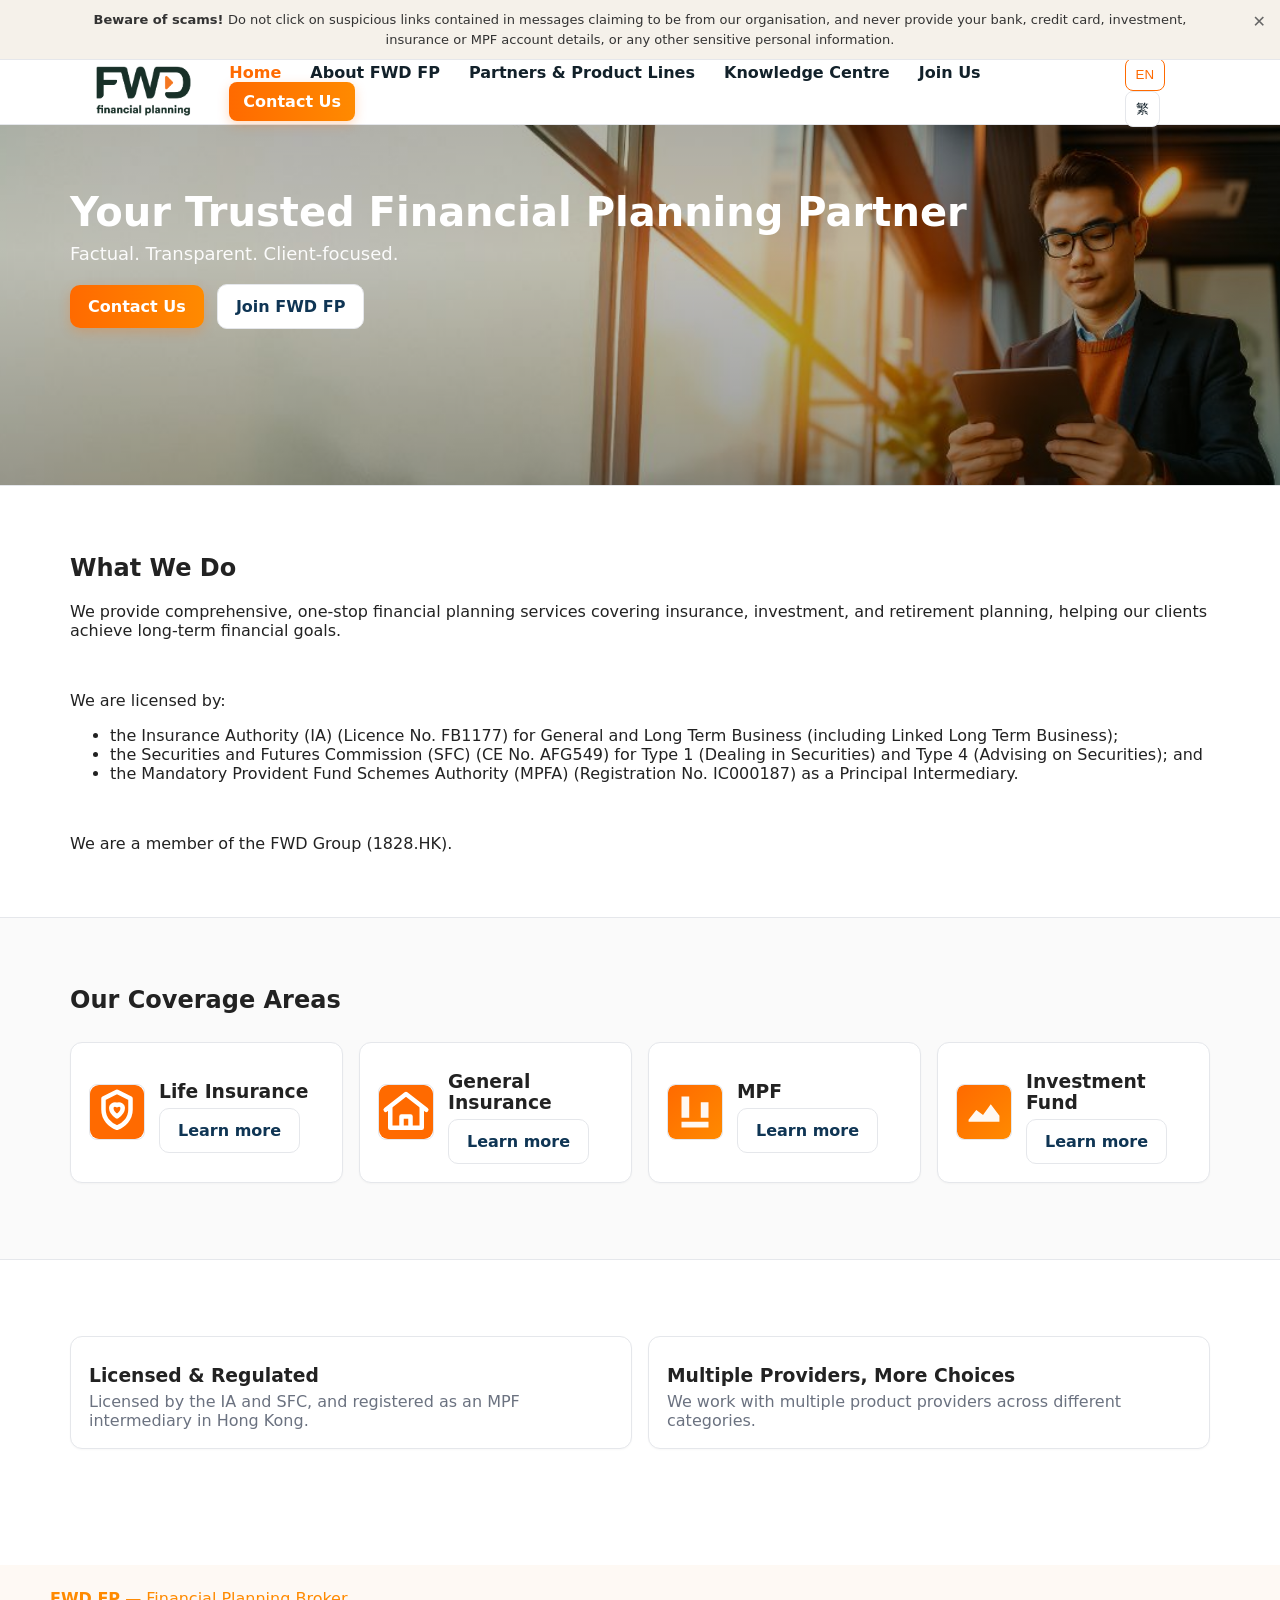
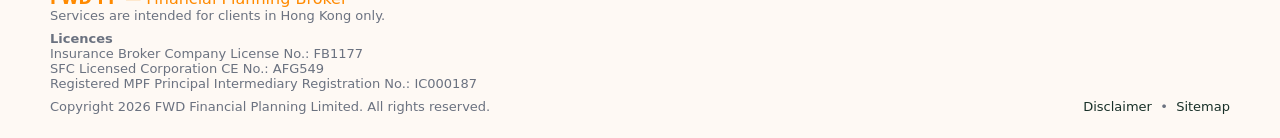
<file: index.html>
<!doctype html>
<html lang="en" data-lang="en">

<head>
  <meta charset="utf-8">
  <meta name="viewport" content="width=device-width, initial-scale=1">
  <title>index</title>
  <link rel="stylesheet" href="assets/styles.css">
  <style>
    /* Inline cards with thumbnails (Coverage Areas) */
    .card.inline {
      display: flex;
      align-items: center;
      gap: 14px;
    }

    .card.inline img.thumb {
      width: 56px;
      height: 56px;
      border-radius: 8px;
      object-fit: cover;
      border: 1px solid var(--border);
    }
  </style>
</head>

<body>

  <div class="scam-alert" id="scamAlert">

    <span lang="en">
      <strong>Beware of scams! </strong>
      Do not click on suspicious links contained in messages claiming to be from our organisation, and never provide
      your bank, credit card, investment, insurance or MPF account details, or any other sensitive personal information.
    </span>

    <span lang="zh-Hant">
      <strong>防騙提示：</strong>
      切勿點擊任何聲稱來自本公司的可疑訊息連結，亦請勿向任何人披露您的銀行、信用卡、投資、保險或強制性公積金（MPF）帳戶資料，或任何其他敏感個人資料。
    </span>

    <span class="close-btn" onclick="document.getElementById('scamAlert').style.display='none'">✕</span>

  </div>

  <header>
    <div class="container nav">
      <div class="logo"><img src="assets/logo.png" alt="FWD FP logo"></div>
      <nav>
        <a href="index.html" class="active"><span lang="en">Home</span><span lang="zh-Hant">主頁</span></a>
        <a href="about.html" class=""><span lang="en">About FWD FP</span><span lang="zh-Hant">關於 FWD FP</span></a>
        <a href="partners.html" class=""><span lang="en">Partners &amp; Product Lines</span><span
            lang="zh-Hant">合作夥伴與產品線</span></a>
        <a href="knowledge.html" class=""><span lang="en">Knowledge Centre</span><span lang="zh-Hant">知識中心</span></a>
        <a href="join.html" class=""><span lang="en">Join Us</span><span lang="zh-Hant">加入我們</span></a>
        <a class="btn hide-mobile" href="contact.html"><span lang="en">Contact Us</span><span
            lang="zh-Hant">聯絡我們</span></a>
      </nav>
      <div class="langswitch">
        <button data-lang="en" class="active" aria-label="Switch to English">EN</button>
        <button data-lang="zh" aria-label="切換至繁體中文">繁</button>
      </div>
    </div>
  </header>
  <section class="hero hero--with-banner">
    <div class="hero__media"><img class="hero__img" src="assets/hero/home-banner-1600.jpg" alt=""></div>
    <div class="container hero__content">
      <h1><span lang="en">Your Trusted Financial Planning Partner</span><span lang="zh-Hant">您值得信賴的理財規劃夥伴</span></h1>
      <p><span lang="en">Factual. Transparent. Client‑focused.</span><span lang="zh-Hant">資訊準確透明，以客為本。</span></p>
      <a class="btn" href="contact.html"><span lang="en">Contact Us</span><span lang="zh-Hant">聯絡我們</span></a>
      <a class="btn secondary" href="join.html" style="margin-left:8px;"><span lang="en">Join FWD FP</span><span
          lang="zh-Hant">加入 FWD FP</span></a>
    </div>
  </section>
  <section class="section alt">
    <div class="container">
      <h2>
        <span lang="en">What We Do</span>
        <span lang="zh-Hant">我們的角色</span>
      </h2>
        <span lang="en">
          <p>
            We provide comprehensive, one‑stop financial planning services covering insurance, investment, and
            retirement planning, helping our clients achieve long‑term financial goals.
          </p>

          <br>

          <p>We are licensed by:</p>

          <ul>
            <li>
              the Insurance Authority (IA) (Licence No. FB1177) for General and Long Term Business (including Linked
              Long Term Business);
            </li>
            <li>
              the Securities and Futures Commission (SFC) (CE No. AFG549) for Type 1 (Dealing in Securities) and Type 4
              (Advising on Securities); and
            </li>
            <li>
              the Mandatory Provident Fund Schemes Authority (MPFA) (Registration No. IC000187) as a Principal
              Intermediary.
            </li>
          </ul>

          <br>

          <p>
            We are a member of the FWD Group (1828.HK).
          </p>
        </span>
        <span lang="zh-Hant">
          <p>
            我們提供全面及專業的一站式理財策劃服務，涵蓋保險、投資及退休規劃，致力協助客戶實現長遠財務目標。
          </p>

          <br>

          <p>本公司持有以下監管牌照：</p>

          <ul>
            <li>
              保險業監管局（IA）（牌照號碼：FB1177），可從事一般業務及長期業務（包括相連長期業務）；
            </li>
            <li>
              證券及期貨事務監察委員會（SFC）（中央編號：AFG549），可從事第1類（證券交易）及第4類（就證券提供意見）受規管活動；及
            </li>
            <li>
              強制性公積金計劃管理局（MPFA）（註冊編號：IC000187），為主事中介人。
            </li>
          </ul>

          <br>

          <p>
            本公司為富衛集團（1828.HK）旗下成員。
          </p>
        </span>
    </div>
  </section>

  <section class="section">
    <div class="container">
      <h2>
        <span lang="en">Our Coverage Areas</span>
        <span lang="zh-Hant">服務範疇</span>
      </h2>

      <div class="grid cards">

        <!-- Life Insurance -->
        <div class="card inline">
          <img class="thumb" src="assets/sections/coverage-life.svg" alt="" />
          <div>
            <h3><span lang="en">Life Insurance</span><span lang="zh-Hant">人壽保險</span></h3>
            <a class="btn secondary" href="partners.html#life">
              <span lang="en">Learn more</span><span lang="zh-Hant">了解更多</span>
            </a>
          </div>
        </div>

        <!-- General Insurance -->
        <div class="card inline">
          <img class="thumb" src="assets/sections/coverage-gi.svg" alt="" />
          <div>
            <h3><span lang="en">General Insurance</span><span lang="zh-Hant">一般保險</span></h3>
            <a class="btn secondary" href="partners.html#gi">
              <span lang="en">Learn more</span><span lang="zh-Hant">了解更多</span>
            </a>
          </div>
        </div>

        <!-- MPF -->
        <div class="card inline">
          <img class="thumb" src="assets/sections/coverage-mpf.svg" alt="" />
          <div>
            <h3><span lang="en">MPF</span><span lang="zh-Hant">強積金</span></h3>
            <a class="btn secondary" href="partners.html#mpf">
              <span lang="en">Learn more</span><span lang="zh-Hant">了解更多</span>
            </a>
          </div>
        </div>

        <!-- Investment Fund -->
        <div class="card inline">
          <img class="thumb" src="assets/sections/coverage-invest.svg" alt="" />
          <div>
            <h3><span lang="en">Investment Fund</span><span lang="zh-Hant">投資基金</span></h3>
            <a class="btn secondary" href="partners.html#inv">
              <span lang="en">Learn more</span><span lang="zh-Hant">了解更多</span>
            </a>
          </div>
        </div>

      </div>
    </div>
  </section>

  <section class="section alt">
    <div class="container grid cards">
      <div class="card">
        <h3>
          <span lang="en">Licensed & Regulated</span>
          <span lang="zh-Hant">持牌及受監管</span>
        </h3>
        <p>
          <span lang="en">
            Licensed by the IA and SFC, and registered as an MPF intermediary in Hong Kong.
          </span>
          <span lang="zh-Hant">
            本公司持有 IA 及 SFC 牌照，並為香港強積金（MPF）中介人。
          </span>
        </p>
      </div>

      <div class="card">
        <h3>
          <span lang="en">Multiple Providers, More Choices</span>
          <span lang="zh-Hant">多元產品選擇</span>
        </h3>
        <p>
          <span lang="en">
            We work with multiple product providers across different categories.
          </span>
          <span lang="zh-Hant">
            與多家產品供應商合作，涵蓋不同產品類別。
          </span>
        </p>
      </div>
    </div>
  </section>

  <footer>
    <div class="container foot">
      <!-- Left column -->
      <div>
        <!-- Company name -->
        <div>
          <strong>FWD FP</strong> —
          <span lang="en">Financial Planning Broker</span>
          <span lang="zh-Hant">財務策劃經紀</span>
        </div>

        <!-- Service scope -->
        <div class="small">
          <span lang="en">Services are intended for clients in Hong Kong only.</span>
          <span lang="zh-Hant">本網站服務僅供香港客戶使用。</span>
        </div>

        <!-- Licences -->
        <div class="small" style="margin-top:8px">
          <strong>
            <span lang="en">Licences</span>
            <span lang="zh-Hant">牌照</span>
          </strong><br>

          <span lang="en">Insurance Broker Company License No.: FB1177</span>
          <span lang="zh-Hant">保險經紀公司牌照號碼：FB1177</span><br>

          <span lang="en">SFC Licensed Corporation CE No.: AFG549</span>
          <span lang="zh-Hant">證監會持牌法團中央編號：AFG549</span><br>

          <span lang="en">Registered MPF Principal Intermediary Registration No.: IC000187</span>
          <span lang="zh-Hant">強積金主事中介人註冊編號：IC000187</span>
        </div>

        <!-- Copyright -->
        <div class="small" style="margin-top:8px">
          <span lang="en">
            Copyright 2026 FWD Financial Planning Limited. All rights reserved.
          </span>
          <span lang="zh-Hant">
            © 2026 富衛財務策劃有限公司 版權所有 不得轉載
          </span>
        </div>
      </div>

      <!-- Right column: bottom-aligned links -->
      <div class="small" style="align-self:flex-end; text-align:right;">
        <a href="disclaimer.html">
          <span lang="en">Disclaimer</span>
          <span lang="zh-Hant">免責聲明</span>
        </a>
        &nbsp;•&nbsp;
        <a href="sitemap.html">
          <span lang="en">Sitemap</span>
          <span lang="zh-Hant">網站指南</span>
        </a>
      </div>
    </div>
  </footer>
  <div class="modal" id="leave-modal">
    <div class="box">
      <h3 id="leave-title">Leaving this website</h3>
      <p><span lang="en">You're about to visit an external website:</span><span lang="zh-Hant">你即將前往外部網站：</span>
        <span id="leave-url" class="small"></span>.
        <span class="small" lang="en">Links are provided for reference only.</span>
        <span class="small" lang="zh-Hant">此連結僅供參考。</span>
      </p>
      <div class="actions">
        <button class="btn secondary" id="cancel-leave"><span lang="en">Stay</span><span
            lang="zh-Hant">留在本頁</span></button>
        <button class="btn" id="confirm-leave"><span lang="en">Continue</span><span lang="zh-Hant">繼續</span></button>
      </div>
    </div>
  </div>
  <script src="assets/app.js"></script>
</body>

</html>
</file>
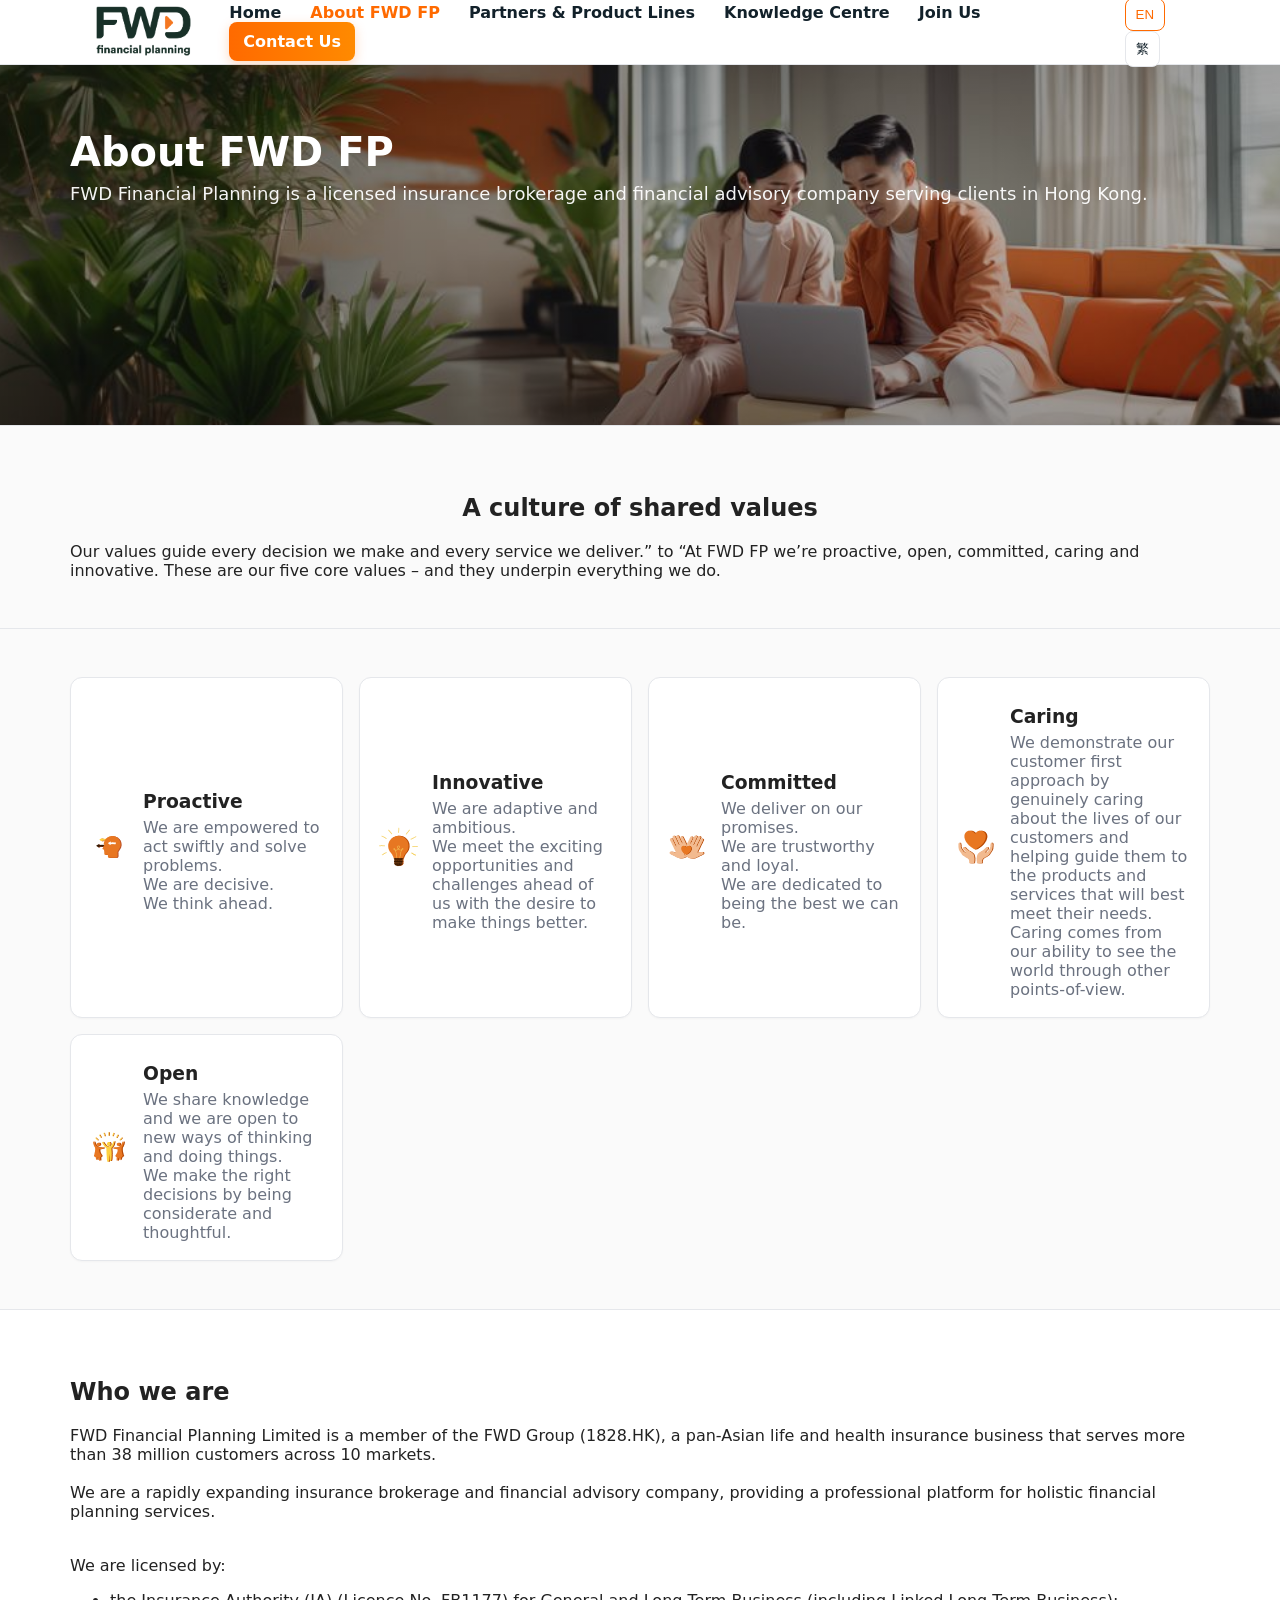
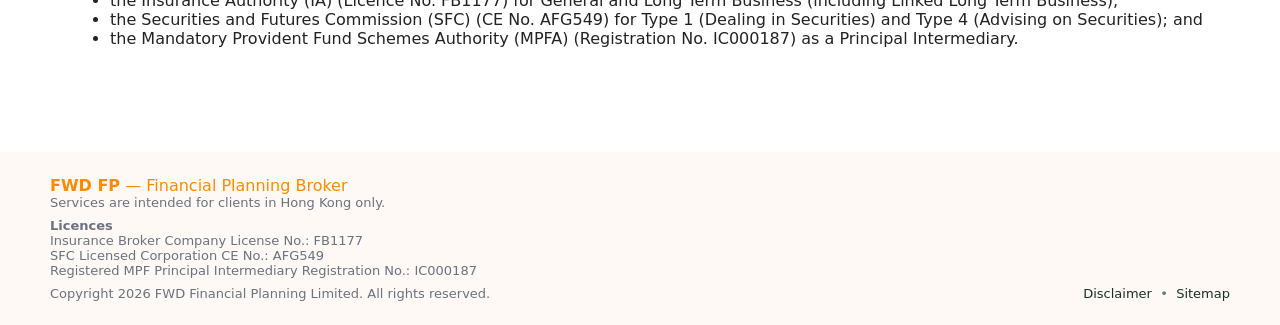
<file: about.html>
<!doctype html>
<html lang="en" data-lang="en">

<head>
  <meta charset="utf-8">
  <meta name="viewport" content="width=device-width, initial-scale=1">
  <title>about</title>
  <link rel="stylesheet" href="assets/styles.css">
</head>

<body>
  <header>
    <div class="container nav">
      <div class="logo"><img src="assets/logo.png" alt="FWD FP logo"></div>
      <nav>
        <a href="index.html" class=""><span lang="en">Home</span><span lang="zh-Hant">主頁</span></a>
        <a href="about.html" class="active"><span lang="en">About FWD FP</span><span lang="zh-Hant">關於 FWD FP</span></a>
        <a href="partners.html" class=""><span lang="en">Partners &amp; Product Lines</span><span
            lang="zh-Hant">合作夥伴與產品線</span></a>
        <a href="knowledge.html" class=""><span lang="en">Knowledge Centre</span><span lang="zh-Hant">知識中心</span></a>
        <a href="join.html" class=""><span lang="en">Join Us</span><span lang="zh-Hant">加入我們</span></a>
        <a class="btn hide-mobile" href="contact.html"><span lang="en">Contact Us</span><span
            lang="zh-Hant">聯絡我們</span></a>
      </nav>
      <div class="langswitch">
        <button data-lang="en" class="active" aria-label="Switch to English">EN</button>
        <button data-lang="zh" aria-label="切換至繁體中文">繁</button>
      </div>
    </div>
  </header>
  <section class="hero hero--with-banner">
    <div class="hero__media"><img class="hero__img" src="assets/hero/about-banner.jpg" alt=""></div>
    <div class="container hero__content">
      <h1><span lang="en">About FWD FP</span><span lang="zh-Hant">關於 FWD FP</span></h1>
      <p><span lang="en">FWD Financial Planning is a licensed insurance brokerage and financial advisory company serving
          clients in Hong Kong.</span><span lang="zh-Hant">富衛財務策劃是一間持牌保險經紀及理財策劃公司，為香港客戶提供服務。</span></p>
    </div>
  </section>
  <section class="section cen">
    <div class="container">
      <h2><span lang="en">A culture of shared values</span><span lang="zh-Hant">共享價值觀的企業文化</span></h2>
      <span lang="en">Our values guide every decision we make and every service we deliver.” to “At FWD FP we’re
        proactive, open, committed, caring and innovative. These are our five core values – and they underpin everything
        we do.</span>
      <span lang="zH-Hant">富衛財務策劃的員工積極主動、常持開放態度、致力履行承諾、對客戶關懷備至，以及富創新思維，這五個核心價值，引領我們所做的一切。</span>
    </div>
  </section>
  <section class="section">
    <div class="container grid cards" style="grid-template-columns:repeat(auto-fit,minmax(240px,1fr));margin:0 auto;">
      <div class="card inline"><img class="icon" src="assets/icons/Proactive.svg" alt="">
        <div>
          <h3><span lang="en">Proactive</span><span lang="zh-Hant">積極主動</span></h3>
          <p><span lang="en">We are empowered to act swiftly and solve problems.<br>We are decisive.<br>We think
              ahead.</span><span lang="zh-Hant">我們得到可以讓我們迅速採取行動並解決問題的能力。<br>我們的決策果斷。<br>我們提前考慮到未來情況。</span></p>
        </div>
      </div>
      <div class="card inline"><img class="icon" src="assets/icons/Innovative.svg" alt="">
        <div>
          <h3><span lang="en">Innovative</span><span lang="zh-Hant">富創新思維</span></h3>
          <p><span lang="en">We are adaptive and ambitious.<br>We meet the exciting opportunities and challenges ahead
              of
              us with the desire to make things better.</span><span
              lang="zh-Hant">我們適應能力強且雄心勃勃。<br>我們懷着讓事情變得更好的願望，以迎接面前振奮人心的機會及挑戰。</span></p>
        </div>
      </div>
      <div class="card inline"><img class="icon" src="assets/icons/Committed.svg" alt="">
        <div>
          <h3><span lang="en">Committed</span><span lang="zh-Hant">堅定履行承諾</span></h3>
          <p><span lang="en">We deliver on our promises.<br>We are trustworthy and loyal.<br>We are dedicated to being
              the
              best we can be.</span><span lang="zh-Hant">我們致力兌現我們許下的承諾。<br>我們值得客戶信賴，並贏得客戶的忠誠。<br>我們會盡力做到最好。<br></span>
          </p>
        </div>
      </div>
      <div class="card inline"><img class="icon" src="assets/icons/Caring.svg" alt="">
        <div>
          <h3><span lang="en">Caring</span><span lang="zh-Hant">對客戶關懷備至</span></h3>
          <p><span lang="en">We demonstrate our customer first approach by genuinely caring about the lives of our
              customers and helping guide them to the products and services that will best meet their needs.<br>Caring
              comes from our ability to see the world through other points-of-view.</span><span
              lang="zh-Hant">我們透過真正關心客戶的生活，並協助他們獲得最能滿足本身需要的產品和服務，<br>以展示我們以客為先的服務方針。<br>
              我們的關懷來自能夠以其他角度觀看世界的能力。</span></p>
        </div>
      </div>
      <div class="card inline"><img class="icon" src="assets/icons/Open.svg" alt="">
        <div>
          <h3><span lang="en">Open</span><span lang="zh-Hant">常持開放態度</span></h3>
          <p><span lang="en">We share knowledge and we are open to new ways of thinking and doing things.<br>We make the
              right decisions by being considerate and thoughtful.</span><span
              lang="zh-Hant">我們喜愛分享知識，我們對新的思維及做事方式持開放態度。<br>我們藉著周詳考慮及深思熟慮，以做出正確的決定。</span></p>
        </div>
      </div>
    </div>
  </section>
  <section class="section alt">
    <div class="container">
      <h2><span lang="en">Who we are</span><span lang="zh-Hant">關於我們</span></h2>
      <span lang="en">FWD Financial Planning Limited is a member of the FWD Group (1828.HK), a pan-Asian life and health
        insurance business that serves more than 38 million customers across 10 markets.<br /><br />We are a rapidly
        expanding insurance brokerage and financial advisory company, providing a professional platform for holistic
        financial planning services.<br><br>
        <p>We are licensed by:</p>
        <ul>
          <li>
            the Insurance Authority (IA) (Licence No. FB1177) for General and Long Term Business (including Linked
            Long Term Business);
          </li>
          <li>
            the Securities and Futures Commission (SFC) (CE No. AFG549) for Type 1 (Dealing in Securities) and Type 4
            (Advising on Securities); and
          </li>
          <li>
            the Mandatory Provident Fund Schemes Authority (MPFA) (Registration No. IC000187) as a Principal
            Intermediary.
          </li>
        </ul>
      </span>
      <span lang="zH-Hant">富衛財務策劃有限公司香港為泛亞洲人壽及健康保險公司富衛集團（1828.HK）旗下公司。富衛集團服務約4,000萬名客戶，業務遍及亞洲十個市場。<br /><br />
        本公司為一間迅速發展的持牌保險經紀及理財策劃公司，提供專業平台，致力發展全面的理財策劃服務。<br><br>
        <p>本公司持有以下監管牌照：</p>
        <ul>
          <li>
            保險業監管局（IA）（牌照號碼：FB1177），可從事一般業務及長期業務（包括相連長期業務）；
          </li>
          <li>
            證券及期貨事務監察委員會（SFC）（中央編號：AFG549），可從事第1類（證券交易）及第4類（就證券提供意見）受規管活動；及
          </li>
          <li>
            強制性公積金計劃管理局（MPFA）（註冊編號：IC000187），為主事中介人。
          </li>
        </ul>
      </span>
    </div>
  </section>
  <footer>
    <div class="container foot">
      <!-- Left column -->
      <div>
        <!-- Company name -->
        <div>
          <strong>FWD FP</strong> —
          <span lang="en">Financial Planning Broker</span>
          <span lang="zh-Hant">財務策劃經紀</span>
        </div>

        <!-- Service scope -->
        <div class="small">
          <span lang="en">Services are intended for clients in Hong Kong only.</span>
          <span lang="zh-Hant">本網站服務僅供香港客戶使用。</span>
        </div>

        <!-- Licences -->
        <div class="small" style="margin-top:8px">
          <strong>
            <span lang="en">Licences</span>
            <span lang="zh-Hant">牌照</span>
          </strong><br>

          <span lang="en">Insurance Broker Company License No.: FB1177</span>
          <span lang="zh-Hant">保險經紀公司牌照號碼：FB1177</span><br>

          <span lang="en">SFC Licensed Corporation CE No.: AFG549</span>
          <span lang="zh-Hant">證監會持牌法團中央編號：AFG549</span><br>

          <span lang="en">Registered MPF Principal Intermediary Registration No.: IC000187</span>
          <span lang="zh-Hant">強積金主事中介人註冊編號：IC000187</span>
        </div>

        <!-- Copyright -->
        <div class="small" style="margin-top:8px">
          <span lang="en">
            Copyright 2026 FWD Financial Planning Limited. All rights reserved.
          </span>
          <span lang="zh-Hant">
            © 2026 富衛財務策劃有限公司 版權所有 不得轉載
          </span>
        </div>
      </div>

      <!-- Right column: bottom-aligned links -->
      <div class="small" style="align-self:flex-end; text-align:right;">
        <a href="disclaimer.html">
          <span lang="en">Disclaimer</span>
          <span lang="zh-Hant">免責聲明</span>
        </a>
        &nbsp;•&nbsp;
        <a href="sitemap.html">
          <span lang="en">Sitemap</span>
          <span lang="zh-Hant">網站指南</span>
        </a>
      </div>
    </div>
  </footer>
  <div class="modal" id="leave-modal">
    <div class="box">
      <h3 id="leave-title">Leaving this website</h3>
      <p><span lang="en">You're about to visit an external website:</span><span lang="zh-Hant">你即將前往外部網站：</span>
        <span id="leave-url" class="small"></span>.
        <span class="small" lang="en">Links are provided for reference only.</span>
        <span class="small" lang="zh-Hant">此連結僅供參考。</span>
      </p>
      <div class="actions">
        <button class="btn secondary" id="cancel-leave"><span lang="en">Stay</span><span
            lang="zh-Hant">留在本頁</span></button>
        <button class="btn" id="confirm-leave"><span lang="en">Continue</span><span lang="zh-Hant">繼續</span></button>
      </div>
    </div>
  </div>
  <script src="assets/app.js"></script>
</body>

</html>
</file>
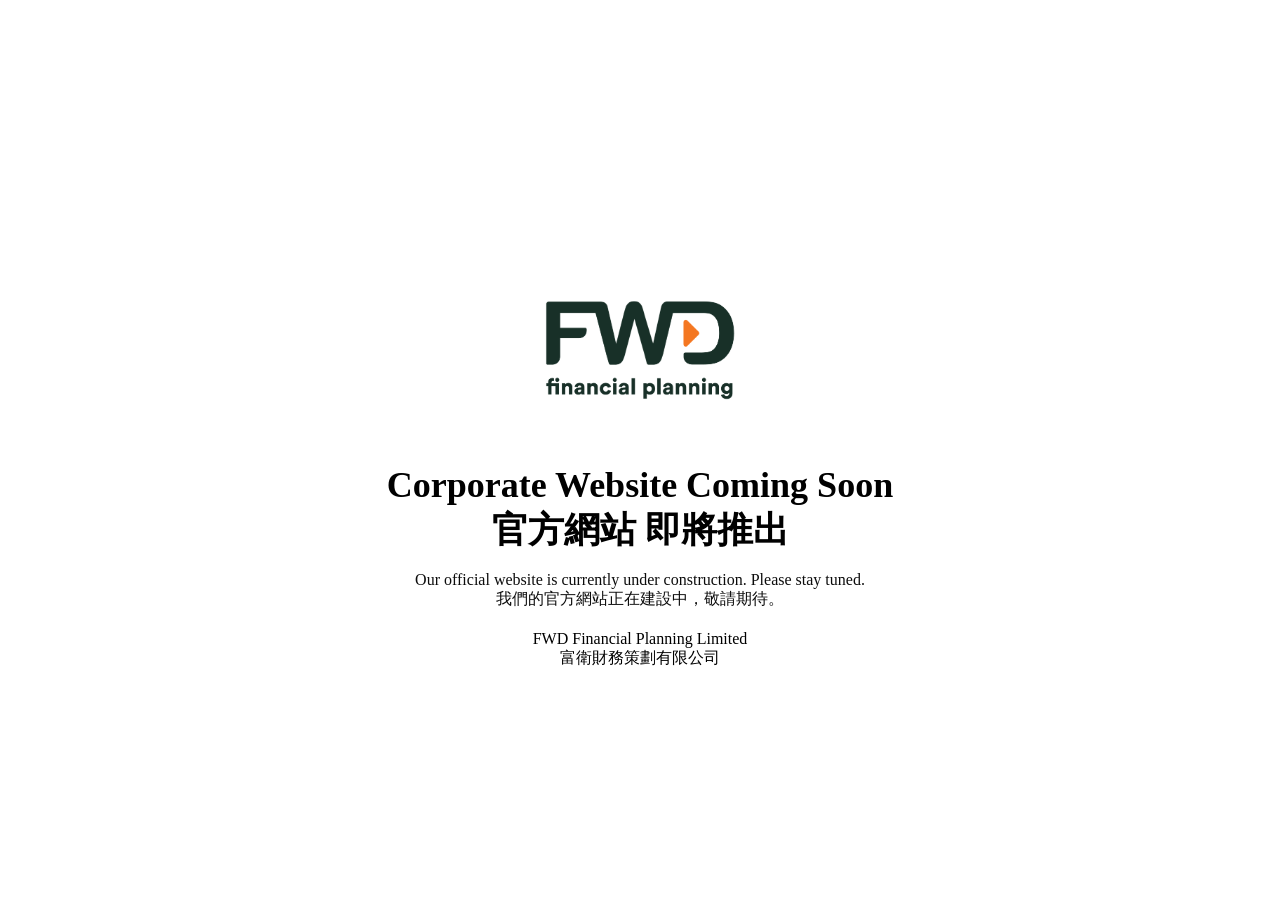
<file: coming-soon.html>
<!doctype html>
<html lang="en" data-lang="en">
<head>
  <meta charset="utf-8">
  <meta name="viewport" content="width=device-width, initial-scale=1">
  <title>Coming Soon ｜ 即將推出</title>

  <style>
    /* Page specific */
    .coming {
      min-height: 100vh;
      display: flex;
      align-items: center;
      justify-content: center;
      text-align: center;
    }

    .coming__box {
      max-width: 560px;
    }

    .coming__logo img {
      height: 200px;
    }

    .coming h1 {
      font-size: 36px;
      margin: 12px;
    }

    .coming p {
      font-size: 16px;
      opacity: 0.95;
      margin-bottom: 20px;
    }

    .coming .btn {
      background: #fff;
      color: #ff6a00;
      font-weight: 600;
    }

    .coming .btn.secondary {
      background: transparent;
      border: 1px solid #fff;
      color: #fff;
      margin-left: 8px;
    }
  </style>
</head>

<body>

<section class="coming">
  <div class="coming__box">

    <!-- Logo -->
    <div class="coming__logo">
      <img src="assets/logo.png" alt="FWD FP logo">
    </div>

    <!-- Title -->
    <h1>
      <span lang="en">Corporate Website Coming Soon</span><br/>
      <span lang="zh-Hant">官方網站 即將推出</span>
    </h1>

    <!-- Description -->
    <p>
      <span lang="en">
        Our official website is currently under construction. Please stay tuned.
      </span><br/>
      <span lang="zh-Hant">
        我們的官方網站正在建設中，敬請期待。
      </span>
    </p>

    <!-- Small note -->
    <div class="small" style="margin-top:20px">
      <span lang="en">
        FWD Financial Planning Limited
      </span><br/>
      <span lang="zh-Hant">
        富衛財務策劃有限公司
      </span>
    </div>

  </div>
</section>

</body>
</html>
</file>
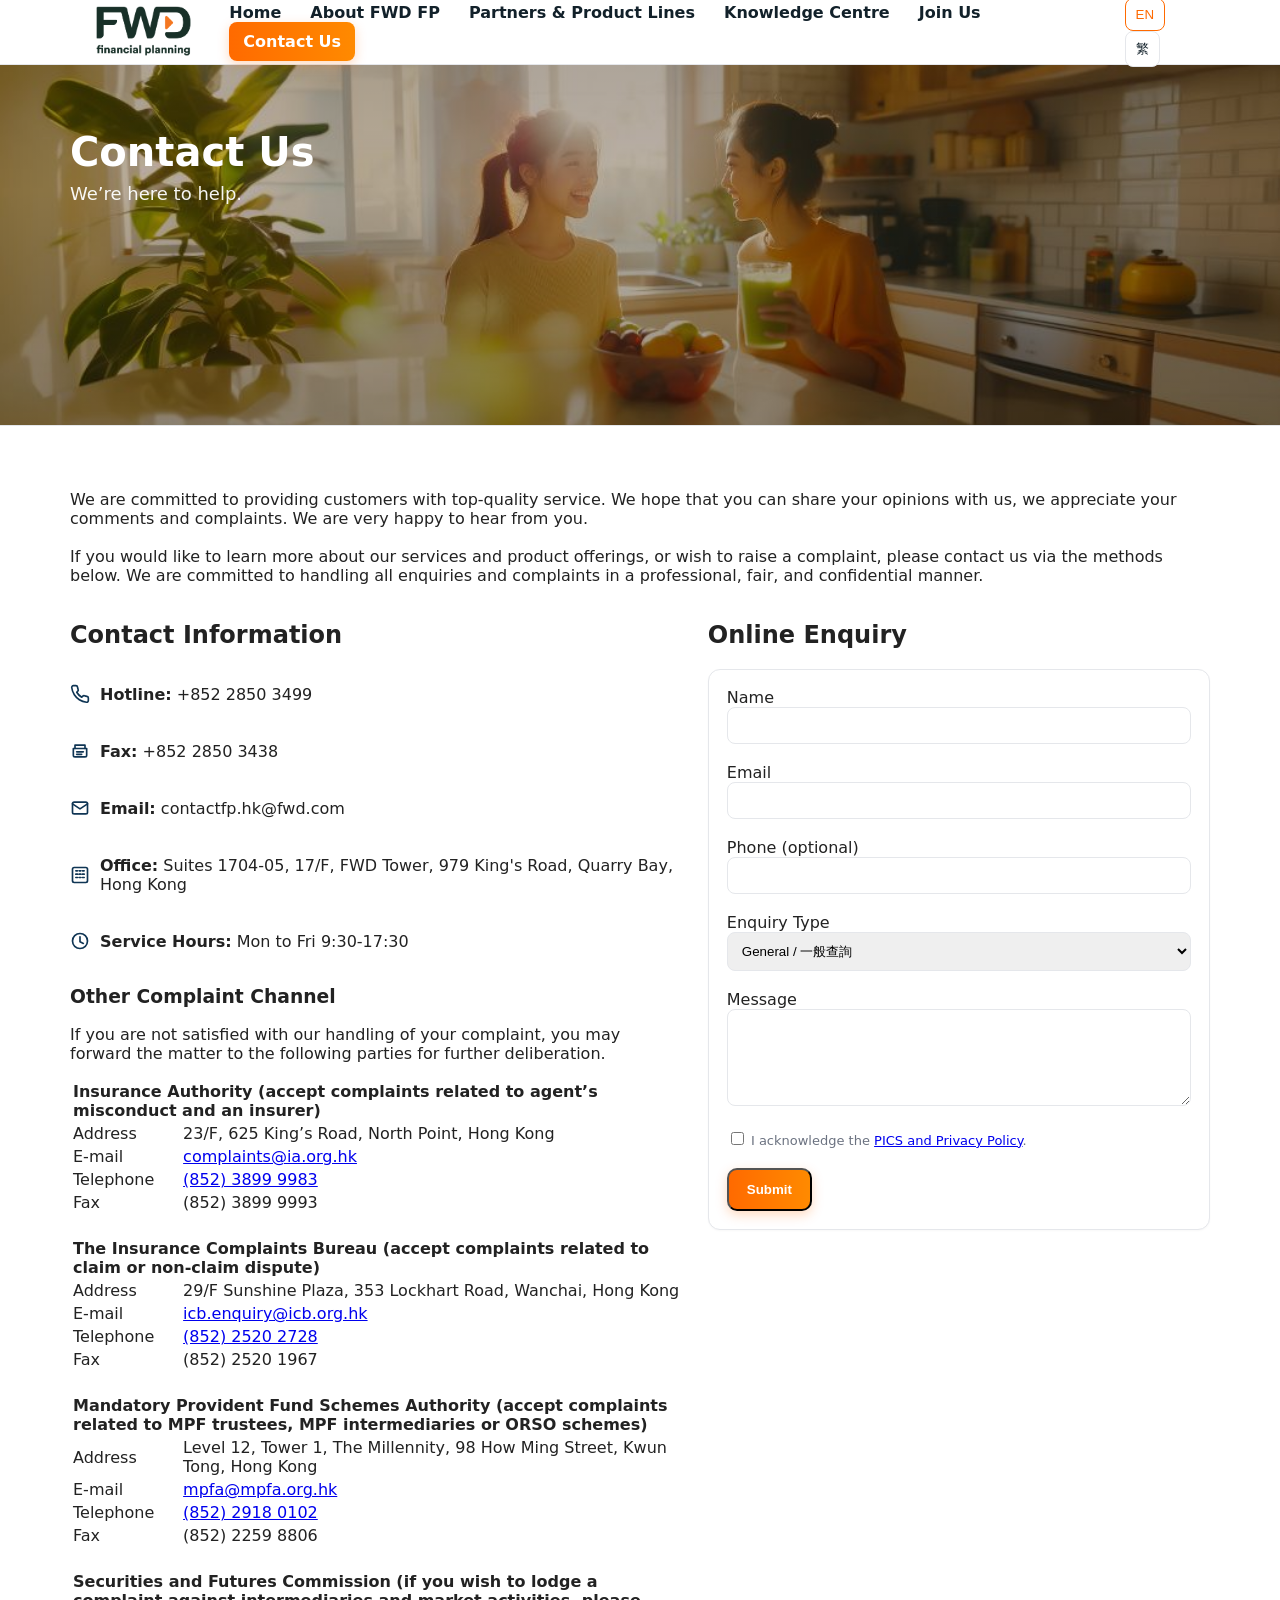
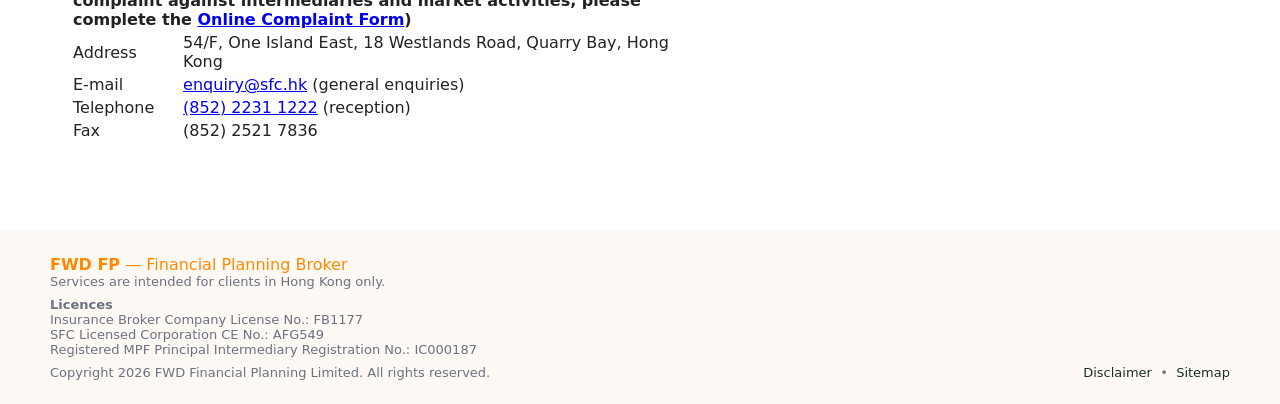
<file: contact.html>
<!doctype html>
<html lang="en" data-lang="en">

<head>
  <meta charset="utf-8">
  <meta name="viewport" content="width=device-width, initial-scale=1">
  <title>contact</title>
  <link rel="stylesheet" href="assets/styles.css">
</head>

<body>
  <header>
    <div class="container nav">
      <div class="logo"><img src="assets/logo.png" alt="FWD FP logo"></div>
      <nav>
        <a href="index.html" class=""><span lang="en">Home</span><span lang="zh-Hant">主頁</span></a>
        <a href="about.html" class=""><span lang="en">About FWD FP</span><span lang="zh-Hant">關於 FWD FP</span></a>
        <a href="partners.html" class=""><span lang="en">Partners &amp; Product Lines</span><span
            lang="zh-Hant">合作夥伴與產品線</span></a>
        <a href="knowledge.html" class=""><span lang="en">Knowledge Centre</span><span lang="zh-Hant">知識中心</span></a>
        <a href="join.html" class=""><span lang="en">Join Us</span><span lang="zh-Hant">加入我們</span></a>
        <a class="btn hide-mobile" href="contact.html"><span lang="en">Contact Us</span><span
            lang="zh-Hant">聯絡我們</span></a>
      </nav>
      <div class="langswitch">
        <button data-lang="en" class="active" aria-label="Switch to English">EN</button>
        <button data-lang="zh" aria-label="切換至繁體中文">繁</button>
      </div>
    </div>
  </header>
  <section class="hero hero--with-banner">
    <div class="hero__media"><img class="hero__img" src="assets/hero/contact-banner.jpg" alt=""></div>
    <div class="container hero__content">
      <h1><span lang="en">Contact Us</span><span lang="zh-Hant">聯絡我們</span></h1>
      <p><span lang="en">We’re here to help.</span><span lang="zh-Hant">我們樂意提供協助。</span></p>
    </div>
  </section>
  <section class="section alt">
    <div class="container">
      <p><span lang="en">We are committed to providing customers with top-quality service. We hope that you can share
          your opinions with us, we appreciate your comments and complaints. We are very happy to hear from
          you.<br /><br />If you would like to learn more about our services and product offerings, or wish to raise a complaint, please contact us via the methods below. We are committed to handling all enquiries and complaints in a professional, fair, and confidential manner.</span><span
          lang="zh-Hant">我們竭誠為客戶提供優質服務，希望閣下能與我們分享您的意見，不論讚賞或投訴，我們都十分樂意聆聽您的意見。<br /><br />如您有興趣進一步了解本公司的服務及產品，或希望提出投訴，歡迎透過以下方式與我們聯絡。我們承諾以專業、公平及保密的方式處理所有查詢及投訴。</span>
      </p>
      <div class="grid" style="grid-template-columns:1.1fr .9fr;grid-gap:24px;">
        <div>
          <h2><span lang="en">Contact Information</span><span lang="zh-Hant">聯絡資料</span></h2>
          <div class="info-row"><img class="icon" src="assets/icons/phone.svg" alt="">
            <p><strong><span lang="en">Hotline:</span><span lang="zh-Hant">熱線：</span></strong> +852 2850 3499</p>
          </div>
          <div class="info-row"><img class="icon" src="assets/icons/fax.svg" alt="">
            <p><strong><span lang="en">Fax:</span><span lang="zh-Hant">傳真：</span></strong> +852 2850 3438</p>
          </div>
          <div class="info-row"><img class="icon" src="assets/icons/email.svg" alt="">
            <p><strong><span lang="en">Email:</span><span lang="zh-Hant">電郵：</span></strong> contactfp.hk@fwd.com</p>
          </div>
          <div class="info-row"><img class="icon" src="assets/icons/office.svg" alt="">
            <p><strong><span lang="en">Office:</span><span lang="zh-Hant">辦公室：</span></strong> <span lang="en">Suites
                1704-05, 17/F, FWD Tower, 979 King's Road, Quarry Bay, Hong Kong</span><span
                lang="zh-Hant">香港鰂魚涌英皇道979號富衛中心17樓1704-05室</span></p>
          </div>
          <div class="info-row"><img class="icon" src="assets/icons/time.svg" alt="">
            <p><strong><span lang="en">Service Hours:</span><span lang="zh-Hant">服務時間：</span></strong> <span
                lang="en">Mon to Fri 9:30-17:30</span><span lang="zh-Hant">星期一至五 9:30-17:30</span></p>
          </div>
          <div class="details">
            <h3><span lang="en">Other Complaint Channel</span><span lang="zh-Hant">其他投訴渠道</span></h3>
            <p><span lang="en">If you are not satisfied with our handling of your complaint, you may forward the matter
                to the following parties for further deliberation.</span><span
                lang="zh-Hant">若您對我們的投訴處理有異議，您可將個案轉交以下機構審議:</span></p>
            <table class="plain" lang="en">

              <tbody>
                <tr>

                  <td colspan="2"><strong>Insurance Authority (accept complaints related to agent’s misconduct and an
                      insurer)</strong></td>

                </tr>

                <tr>

                  <td>Address</td>

                  <td>23/F, 625 King’s Road, North Point, Hong Kong</td>

                </tr>

                <tr>

                  <td>E-mail</td>

                  <td><a href="mailto:complaints@ia.org.hk" data-gtm="" data-gtm-location="Section"
                      data-gtm-location-category="Contact Us">complaints@ia.org.hk</a></td>

                </tr>

                <tr>

                  <td>Telephone</td>

                  <td><a href="tel:+85238999983" data-gtm="" data-gtm-location="Section"
                      data-gtm-location-category="Contact Us">(852) 3899 9983</a></td>

                </tr>

                <tr>

                  <td>Fax</td>

                  <td>(852) 3899 9993</td>

                </tr>

                <tr>

                  <td colspan="2"><br></td>

                </tr>

                <tr>

                  <td colspan="2"><strong>The Insurance Complaints Bureau (accept complaints related to claim or
                      non-claim dispute)</strong></td>

                </tr>

                <tr>

                  <td>Address</td>

                  <td>29/F Sunshine Plaza, 353 Lockhart Road, Wanchai, Hong Kong</td>

                </tr>

                <tr>

                  <td>E-mail</td>

                  <td><a href="mailto:icb.enquiry@icb.org.hk" data-gtm="" data-gtm-location="Section"
                      data-gtm-location-category="Contact Us">icb.enquiry@icb.org.hk</a></td>

                </tr>

                <tr>

                  <td>Telephone</td>

                  <td><a href="tel:+85225202728" data-gtm="" data-gtm-location="Section"
                      data-gtm-location-category="Contact Us">(852) 2520 2728</a></td>

                </tr>

                <tr>

                  <td>Fax</td>

                  <td>(852) 2520 1967</td>

                </tr>

                <tr>

                  <td colspan="2"><br></td>

                </tr>

                <tr>

                  <td colspan="2"><strong>Mandatory Provident Fund Schemes Authority (accept complaints related to MPF
                      trustees, MPF intermediaries or ORSO schemes)</strong></td>

                </tr>

                <tr>

                  <td>Address</td>

                  <td>Level 12, Tower 1, The Millennity, 98 How Ming Street, Kwun Tong, Hong Kong</td>

                </tr>

                <tr>

                  <td>E-mail</td>

                  <td><a href="mailto:mpfa@mpfa.org.hk" data-gtm="" data-gtm-location="Section"
                      data-gtm-location-category="Contact Us">mpfa@mpfa.org.hk</a></td>

                </tr>

                <tr>

                  <td>Telephone</td>

                  <td><a href="tel:+85229180102" data-gtm="" data-gtm-location="Section"
                      data-gtm-location-category="Contact Us">(852) 2918 0102</a></td>

                </tr>

                <tr>

                  <td>Fax</td>

                  <td>(852) 2259 8806</td>

                </tr>

                <tr>

                  <td colspan="2"><br></td>

                </tr>

                <tr>
                  <td colspan="2"><strong>Securities and Futures Commission (if you wish to lodge a complaint against
                      intermediaries and market activities, please complete the <a
                        href="https://www.sfc.hk/en/Lodge-a-complaint/Against-intermediaries-and-market-activities/Online-Complaint-Form"
                        target="_blank" rel="noopener noreferrer">Online Complaint Form</a>)</strong></td>
                </tr>
                <tr>
                  <td>Address</td>
                  <td>54/F, One Island East, 18 Westlands Road, Quarry Bay, Hong Kong</td>
                </tr>
                <tr>
                  <td>E-mail</td>
                  <td><a href="mailto:enquiry@sfc.hk" data-gtm="" data-gtm-location="Section"
                      data-gtm-location-category="Contact Us">enquiry@sfc.hk</a> (general enquiries)</td>
                </tr>
                <tr>
                  <td>Telephone</td>
                  <td><a href="tel:+85222311222" data-gtm="" data-gtm-location="Section"
                      data-gtm-location-category="Contact Us">(852) 2231 1222</a> (reception)</td>
                </tr>
                <tr>
                  <td>Fax</td>
                  <td>(852) 2521 7836</td>
                </tr>
              </tbody>
            </table>
            <table class="plain" lang="zh-Hant">
              <tbody>
                <tr>

                  <td colspan="2"><strong>保險業監管局 (受理凡涉及營業員專業操守及保險公司的投訴)</strong></td>

                </tr>

                <tr>

                  <td>地址</td>

                  <td>香港北角英皇道625號23樓</td>

                </tr>

                <tr>

                  <td>電郵</td>

                  <td><a href="mailto:complaints@ia.org.hk" data-gtm="" data-gtm-location="Section"
                      data-gtm-location-category="Contact Us">complaints@ia.org.hk</a></td>

                </tr>

                <tr>

                  <td>電話</td>

                  <td><a href="tel:+85238999983" data-gtm="" data-gtm-location="Section"
                      data-gtm-location-category="Contact Us">(852) 3899 9983</a></td>

                </tr>

                <tr>

                  <td>傳真</td>

                  <td>(852) 3899 9993</td>

                </tr>

                <tr>

                  <td colspan="2"><br></td>

                </tr>

                <tr>

                  <td colspan="2"><strong>保險投訴局 (受理與索償相關或與索償無關的投訴)</strong></td>

                </tr>

                <tr>

                  <td>地址</td>

                  <td>香港灣仔駱克道353號三湘大廈29樓</td>

                </tr>

                <tr>

                  <td>電郵</td>

                  <td><a href="mailto:icb.enquiry@icb.org.hk" data-gtm="" data-gtm-location="Section"
                      data-gtm-location-category="Contact Us">icb.enquiry@icb.org.hk</a></td>

                </tr>

                <tr>

                  <td>電話</td>

                  <td><a href="tel:+85225202728" data-gtm="" data-gtm-location="Section"
                      data-gtm-location-category="Contact Us">(852) 2520 2728</a></td>

                </tr>

                <tr>

                  <td>傳真</td>

                  <td>(852) 2520 1967</td>

                </tr>

                <tr>

                  <td colspan="2"><br></td>

                </tr>

                <tr>

                  <td colspan="2"><strong>強制性公積金計劃管理局 (受理與強積金受託人、強積金中介人或職業退休計劃相關的投訴)</strong></td>

                </tr>

                <tr>

                  <td>地址</td>

                  <td>香港觀塘巧明街98號 The Millennity 1座12樓</td>

                </tr>

                <tr>

                  <td>電郵</td>

                  <td><a href="mailto:mpfa@mpfa.org.hk" data-gtm="" data-gtm-location="Section"
                      data-gtm-location-category="Contact Us">mpfa@mpfa.org.hk</a></td>

                </tr>

                <tr>

                  <td>電話</td>

                  <td><a href="tel:+85229180102" data-gtm="" data-gtm-location="Section"
                      data-gtm-location-category="Contact Us">(852) 2918 0102</a></td>

                </tr>

                <tr>

                  <td>傳真</td>

                  <td>(852) 2259 8806</td>

                </tr>

                <tr>

                  <td colspan="2"><br></td>

                </tr>

                <tr>

                  <td colspan="2"><strong>證券及期貨事務監察委員會 (如欲對中介人及市場活動作出投訴，請填妥<a
                        href="https://www.sfc.hk/en/Lodge-a-complaint/Against-intermediaries-and-market-activities/Online-Complaint-Form"
                        target="_blank" rel="noopener noreferrer">網上投訴表格</a>)</strong></td>

                </tr>

                <tr>

                  <td>地址</td>

                  <td>香港鰂魚涌華蘭路18號港島東中心54樓</td>

                </tr>

                <tr>

                  <td>電郵</td>

                  <td><a href="mailto:enquiry@sfc.hk" data-gtm="" data-gtm-location="Section"
                      data-gtm-location-category="Contact Us">enquiry@sfc.hk</a> (一般查詢)</td>

                </tr>

                <tr>

                  <td>電話</td>

                  <td><a href="tel:+85222311222" data-gtm="" data-gtm-location="Section"
                      data-gtm-location-category="Contact Us">(852) 2231 1222</a> (接待處)</td>

                </tr>

                <tr>

                  <td>傳真</td>

                  <td>(852) 2521 7836</td>

                </tr>
              </tbody>
            </table>
          </div>
        </div>
        <div>
          <h2><span lang="en">Online Enquiry</span><span lang="zh-Hant">網上查詢</span></h2>
          <form class="card" onsubmit="alert('Submitted (mockup)');return false;">
            <label><span lang="en">Name</span><span lang="zh-Hant">姓名</span><br><input
                style="width:100%;padding:10px;border:1px solid var(--border);border-radius:8px"></label><br><br>
            <label><span lang="en">Email</span><span lang="zh-Hant">電郵</span><br><input type="email"
                style="width:100%;padding:10px;border:1px solid var(--border);border-radius:8px"></label><br><br>
            <label><span lang="en">Phone (optional)</span><span lang="zh-Hant">電話（選填）</span><br><input
                style="width:100%;padding:10px;border:1px solid var(--border);border-radius:8px"></label><br><br>
            <label><span lang="en">Enquiry Type</span><span lang="zh-Hant">查詢類別</span><br>
              <select style="width:100%;padding:10px;border:1px solid var(--border);border-radius:8px">
                <option>General / 一般查詢</option>
                <option>Consultation / 會面安排</option>
                <option>Recruitment / 加入顧問</option>
                <option>Complaint / 投訴</option>
              </select>
            </label><br><br>
            <label><span lang="en">Message</span><span lang="zh-Hant">訊息</span><br><textarea rows="5"
                style="width:100%;padding:10px;border:1px solid var(--border);border-radius:8px"></textarea></label><br><br>
            <label class="small"><input type="checkbox"> <span lang="en">I acknowledge the <a
                  href="https://www.fwd.com.hk/en/privacy-policy/fwd-financial-planning-limited/" target="_blank"
                  rel="noopener noreferrer">PICS and Privacy Policy</a>.</span>
              <span lang="zh-Hant">本人已閱讀並同意<a
                  href="http://www.fwd.com.hk/zh/privacy-policy/fwd-financial-planning-limited/" target="_blank"
                  rel="noopener noreferrer">個人資料收集聲明及私隱政策</a>。</span></label><br><br>
            <button class="btn" type="submit"><span lang="en">Submit</span><span lang="zh-Hant">提交</span></button>
          </form>
        </div>
      </div>
    </div>
  </section>
  <footer>
    <div class="container foot">
      <!-- Left column -->
      <div>
        <!-- Company name -->
        <div>
          <strong>FWD FP</strong> —
          <span lang="en">Financial Planning Broker</span>
          <span lang="zh-Hant">財務策劃經紀</span>
        </div>

        <!-- Service scope -->
        <div class="small">
          <span lang="en">Services are intended for clients in Hong Kong only.</span>
          <span lang="zh-Hant">本網站服務僅供香港客戶使用。</span>
        </div>

        <!-- Licences -->
        <div class="small" style="margin-top:8px">
          <strong>
            <span lang="en">Licences</span>
            <span lang="zh-Hant">牌照</span>
          </strong><br>

          <span lang="en">Insurance Broker Company License No.: FB1177</span>
          <span lang="zh-Hant">保險經紀公司牌照號碼：FB1177</span><br>

          <span lang="en">SFC Licensed Corporation CE No.: AFG549</span>
          <span lang="zh-Hant">證監會持牌法團中央編號：AFG549</span><br>

          <span lang="en">Registered MPF Principal Intermediary Registration No.: IC000187</span>
          <span lang="zh-Hant">強積金主事中介人註冊編號：IC000187</span>
        </div>

        <!-- Copyright -->
        <div class="small" style="margin-top:8px">
          <span lang="en">
            Copyright 2026 FWD Financial Planning Limited. All rights reserved.
          </span>
          <span lang="zh-Hant">
            © 2026 富衛財務策劃有限公司 版權所有 不得轉載
          </span>
        </div>
      </div>

      <!-- Right column: bottom-aligned links -->
      <div class="small" style="align-self:flex-end; text-align:right;">
        <a href="disclaimer.html">
          <span lang="en">Disclaimer</span>
          <span lang="zh-Hant">免責聲明</span>
        </a>
        &nbsp;•&nbsp;
        <a href="sitemap.html">
          <span lang="en">Sitemap</span>
          <span lang="zh-Hant">網站指南</span>
        </a>
      </div>
    </div>
  </footer>
  <div class="modal" id="leave-modal">
    <div class="box">
      <h3 id="leave-title">Leaving this website</h3>
      <p><span lang="en">You're about to visit an external website:</span><span lang="zh-Hant">你即將前往外部網站：</span>
        <span id="leave-url" class="small"></span>.
        <span class="small" lang="en">Links are provided for reference only.</span>
        <span class="small" lang="zh-Hant">此連結僅供參考。</span>
      </p>
      <div class="actions">
        <button class="btn secondary" id="cancel-leave"><span lang="en">Stay</span><span
            lang="zh-Hant">留在本頁</span></button>
        <button class="btn" id="confirm-leave"><span lang="en">Continue</span><span lang="zh-Hant">繼續</span></button>
      </div>
    </div>
  </div>
  <script src="assets/app.js"></script>
</body>

</html>
</file>
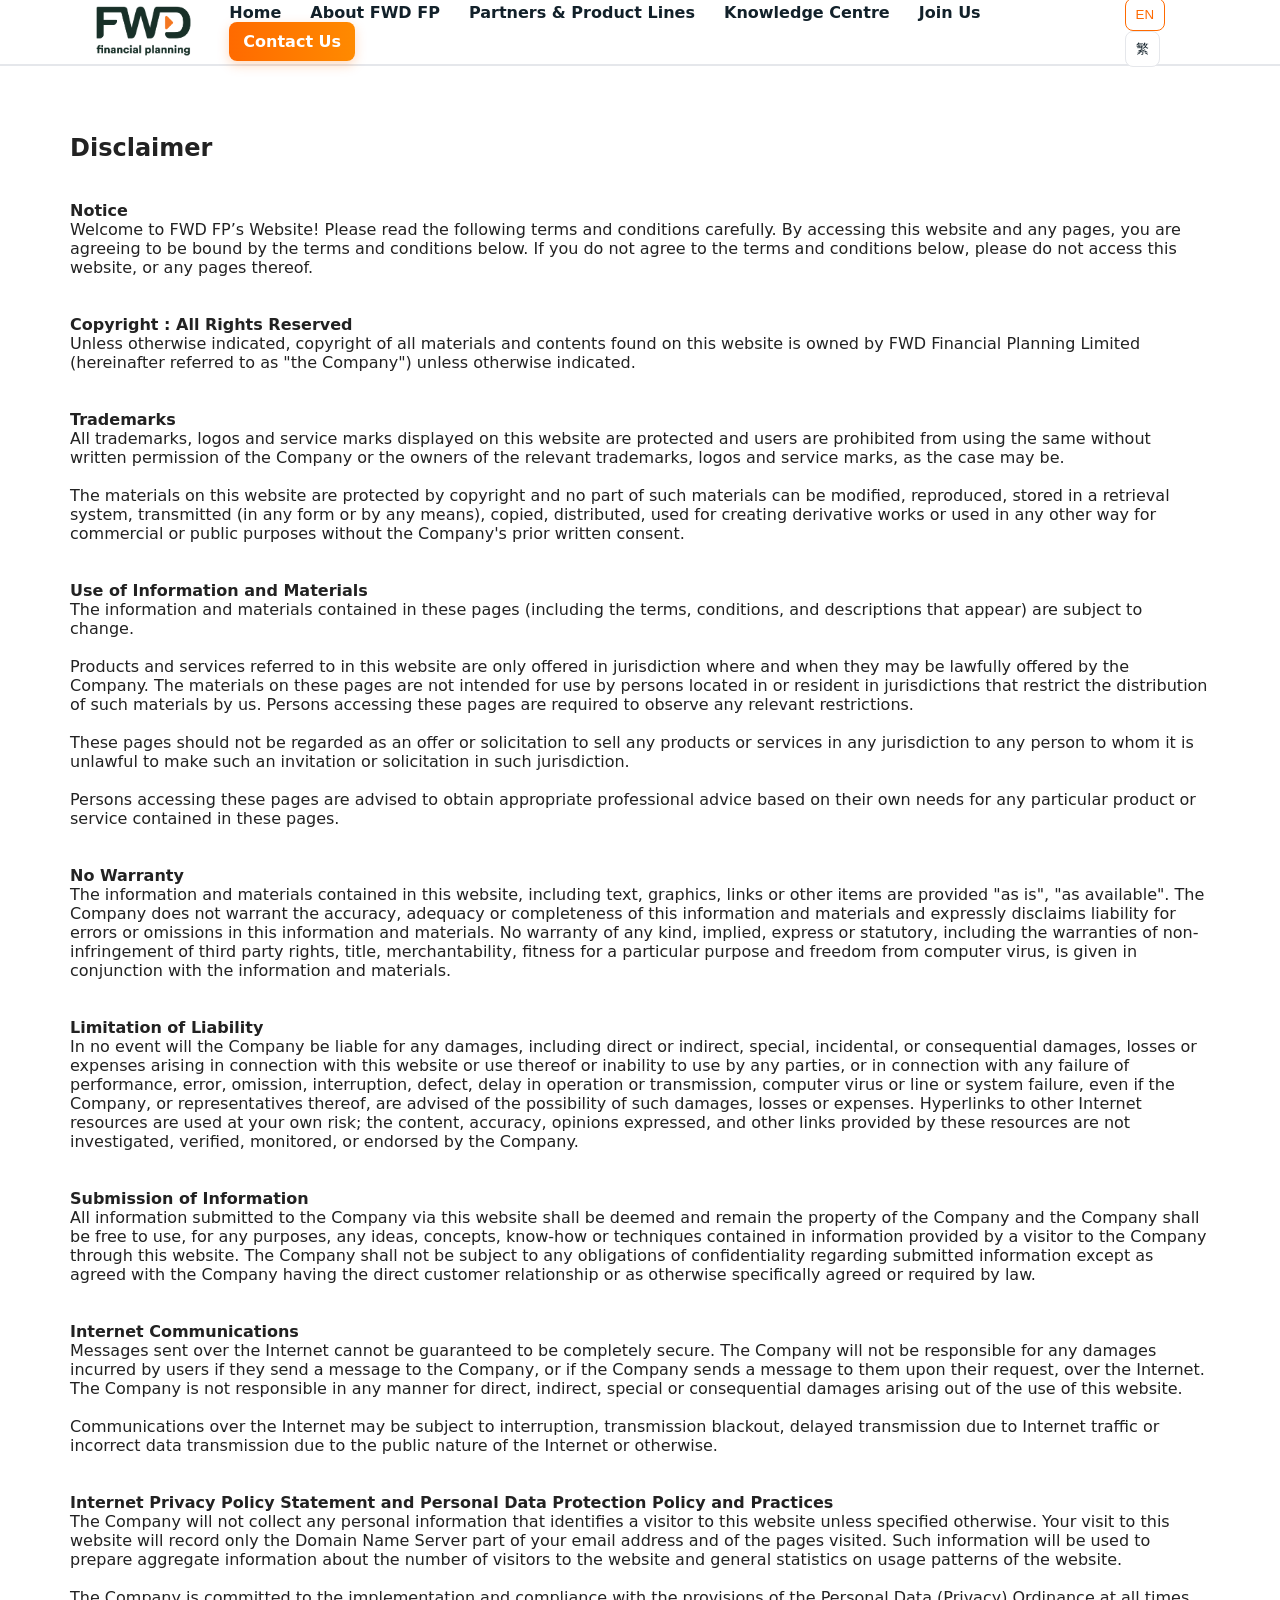
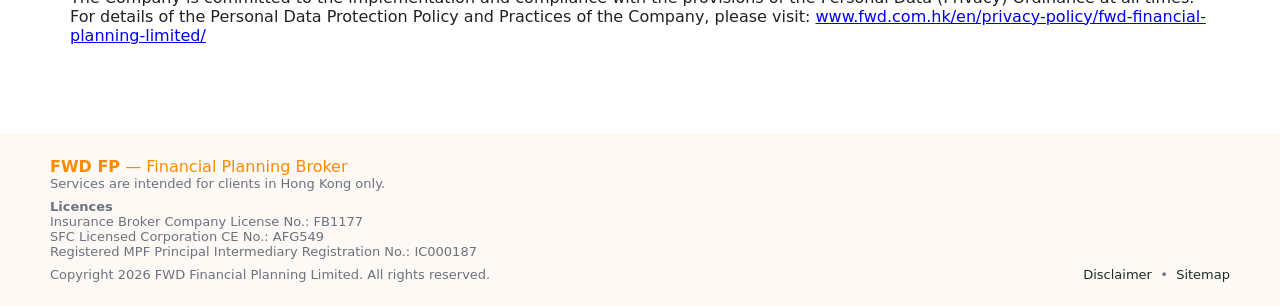
<file: disclaimer.html>
<!doctype html>
<html lang="en" data-lang="en">

<head>
  <meta charset="utf-8">
  <meta name="viewport" content="width=device-width, initial-scale=1">
  <title>disclaimer</title>
  <link rel="stylesheet" href="assets/styles.css">
</head>

<body>
  <header>
    <div class="container nav">
      <div class="logo"><img src="assets/logo.png" alt="FWD FP logo"></div>
      <nav>
        <a href="index.html" class=""><span lang="en">Home</span><span lang="zh-Hant">主頁</span></a>
        <a href="about.html" class=""><span lang="en">About FWD FP</span><span lang="zh-Hant">關於 FWD FP</span></a>
        <a href="partners.html" class=""><span lang="en">Partners &amp; Product Lines</span><span
            lang="zh-Hant">合作夥伴與產品線</span></a>
        <a href="knowledge.html" class=""><span lang="en">Knowledge Centre</span><span lang="zh-Hant">知識中心</span></a>
        <a href="join.html" class=""><span lang="en">Join Us</span><span lang="zh-Hant">加入我們</span></a>
        <a class="btn hide-mobile" href="contact.html"><span lang="en">Contact Us</span><span
            lang="zh-Hant">聯絡我們</span></a>
      </nav>
      <div class="langswitch">
        <button data-lang="en" class="active" aria-label="Switch to English">EN</button>
        <button data-lang="zh" aria-label="切換至繁體中文">繁</button>
      </div>
    </div>
  </header>
  <section class="section alt">
    <div class="container" lang="en">

      <!-- English -->
      <h2>Disclaimer</h2>
      <br>
      <strong>Notice</strong>
      <br>
      Welcome to FWD FP’s Website! Please read the following terms and conditions carefully. By accessing this website
      and any pages, you are agreeing to be bound by the terms and conditions below. If you do not agree to the terms
      and conditions below, please do not access this website, or any pages thereof.
      <br><br><br>

      <strong>Copyright : All Rights Reserved</strong>
      <br>
      Unless otherwise indicated, copyright of all materials and contents found on this website is owned by FWD
      Financial Planning Limited (hereinafter referred to as "the Company") unless otherwise indicated.
      <br><br><br>

      <strong>Trademarks</strong>
      <br>
      All trademarks, logos and service marks displayed on this website are protected and users are prohibited from
      using the same without written permission of the Company or the owners of the relevant trademarks, logos and
      service marks, as the case may be.
      <br><br>
      The materials on this website are protected by copyright and no part of such materials can be modified,
      reproduced, stored in a retrieval system, transmitted (in any form or by any means), copied, distributed, used for
      creating derivative works or used in any other way for commercial or public purposes without the Company's prior
      written consent.
      <br><br><br>

      <strong>Use of Information and Materials</strong>
      <br>
      The information and materials contained in these pages (including the terms, conditions, and descriptions that
      appear) are subject to change.
      <br><br>
      Products and services referred to in this website are only offered in jurisdiction where and when they may be
      lawfully offered by the Company. The materials on these pages are not intended for use by persons located in or
      resident in jurisdictions that restrict the distribution of such materials by us. Persons accessing these pages
      are required to observe any relevant restrictions.
      <br><br>
      These pages should not be regarded as an offer or solicitation to sell any products or services in any
      jurisdiction to any person to whom it is unlawful to make such an invitation or solicitation in such jurisdiction.
      <br><br>
      Persons accessing these pages are advised to obtain appropriate professional advice based on their own needs for
      any particular product or service contained in these pages.
      <br><br><br>

      <strong>No Warranty</strong>
      <br>
      The information and materials contained in this website, including text, graphics, links or other items are
      provided "as is", "as available". The Company does not warrant the accuracy, adequacy or completeness of this
      information and materials and expressly disclaims liability for errors or omissions in this information and
      materials. No warranty of any kind, implied, express or statutory, including the warranties of non-infringement of
      third party rights, title, merchantability, fitness for a particular purpose and freedom from computer virus, is
      given in conjunction with the information and materials.
      <br><br><br>

      <strong>Limitation of Liability</strong>
      <br>
      In no event will the Company be liable for any damages, including direct or indirect, special, incidental, or
      consequential damages, losses or expenses arising in connection with this website or use thereof or inability to
      use by any parties, or in connection with any failure of performance, error, omission, interruption, defect, delay
      in operation or transmission, computer virus or line or system failure, even if the Company, or representatives
      thereof, are advised of the possibility of such damages, losses or expenses. Hyperlinks to other Internet
      resources are used at your own risk; the content, accuracy, opinions expressed, and other links provided by these
      resources are not investigated, verified, monitored, or endorsed by the Company.
      <br><br><br>

      <strong>Submission of Information</strong>
      <br>
      All information submitted to the Company via this website shall be deemed and remain the property of the Company
      and the Company shall be free to use, for any purposes, any ideas, concepts, know-how or techniques contained in
      information provided by a visitor to the Company through this website. The Company shall not be subject to any
      obligations of confidentiality regarding submitted information except as agreed with the Company having the direct
      customer relationship or as otherwise specifically agreed or required by law.
      <br><br><br>

      <strong>Internet Communications</strong>
      <br>
      Messages sent over the Internet cannot be guaranteed to be completely secure. The Company will not be responsible
      for any damages incurred by users if they send a message to the Company, or if the Company sends a message to them
      upon their request, over the Internet. The Company is not responsible in any manner for direct, indirect, special
      or consequential damages arising out of the use of this website.
      <br><br>
      Communications over the Internet may be subject to interruption, transmission blackout, delayed transmission due
      to Internet traffic or incorrect data transmission due to the public nature of the Internet or otherwise.
      <br><br><br>

      <strong>Internet Privacy Policy Statement and Personal Data Protection Policy and Practices</strong>
      <br>
      The Company will not collect any personal information that identifies a visitor to this website unless specified
      otherwise. Your visit to this website will record only the Domain Name Server part of your email address and of
      the pages visited. Such information will be used to prepare aggregate information about the number of visitors to
      the website and general statistics on usage patterns of the website.
      <br><br>
      The Company is committed to the implementation and compliance with the provisions of the Personal Data (Privacy)
      Ordinance at all times. For details of the Personal Data Protection Policy and Practices of the Company, please
      visit:
      <a href="https://www.fwd.com.hk/en/privacy-policy/fwd-financial-planning-limited/" target="_blank"
        rel="noopener noreferrer">
        www.fwd.com.hk/en/privacy-policy/fwd-financial-planning-limited/
      </a>
      <br>
    </div>
    <!-- Chinese -->

    <div class="container" lang="zh-Hant">
      <h2>重要通告及免責聲明</h2>
      <br>
      <strong>注意</strong>
      <br>
      歡迎蒞臨富衛財務策劃網站！請仔細閱讀下列各項條款，台端對本網站及其任何一頁讀取資料時，即視為同意接受下列各項條款之約束。倘台端不同意下列各項條款，則請勿進入本網站及瀏覽其任何網頁。
      <br><br><br>

      <strong>版權 - 茲保留一切著作權權利</strong>
      <br>
      除另有註明外，載於本網站的材料及內容之版權，均屬富衛財務策劃有限公司（以下簡稱「本行」）所擁有。
      <br><br><br>

      <strong>商標</strong>
      <br>
      所有本網站顯示的商標、標識及服務標記均受保護，用戶不得在未經本行或商標、標識及服務標誌的擁有人書面同意下使用。
      <br>
      本網站所載資料受版權保護，未經本行書面同意，該等資料任何部分均不得修改、複製、儲存於檢索系統、傳送（以任何形式或途徑）、抄襲、分發、作為創作素材或用作其他商業或公開用途。
      <br><br><br>

      <strong>資料之使用</strong>
      <br>
      網頁內所包含之資料（包括顯示之條款、細則及說明）均隨時更改。本行只將本網站提及之產品及服務提供予當時在法律上容許的司法管轄區。本行不擬將本網站的資料提供予置身或居住於該等在法律上限制本行發放此等資料之司法管轄區的人士使用。瀏覽此網頁之人士，必須遵守有關限制。如在任何司法管轄區本網頁向任何人士之邀請或銷售招攬產品或服務屬於違法的話，本網頁則不應被視為提供或銷售招攬產品或服務。瀏覽此網頁之人士，應根據自己在本網頁包含之任何特定產品或服務的需要，尋求適當之專業意見。
      <br><br><br>

      <strong>不保証條款</strong>
      <br>
      網站所包含之資料，包括文章、圖像、連結或其他項目是依其「現況」或「現可用之狀況」提供，本行對上述資料之正確性、充足性或完整性不予保証，且明示否認對該資料內之錯誤或遺漏負任何賠償責任。關於上述資料並不提供任何種類之保証、明示或法定保証，包括但不限於不侵犯第三人權利、所有權、可商售性、對某特定用途的適用性以及無電腦病毒等保証。
      <br><br><br>

      <strong>法律責任之限制</strong>
      <br>
      本行於任何情形下對任何人士就本網站或其使用或無法使用所引起，或任何未能實行、錯誤、遺漏、中斷、失效運作或傳遞之延誤、電腦病毒或連線、系統故障等所引起之任何損害，包括但不限於直接或間接、特別、附隨或後果性損害、損失或費用，即使本行或其代表曾就有關上述損失或費用之可能出現被知會，均不負法律責任。台端使用超連結到其他互聯網瀏覽資料，應自行承擔其風險。本行對該等資源之內容、其正確性、表達之意見及所提供之其他連結等未有作調查，鑑定，監控或認可。
      <br><br><br>

      <strong>提交之資料</strong>
      <br>
      透過此網站向本行提交之全部資料應被視為並保留為本行之財產。本行就用戶透過本網站所提供之任何構想、概念、實際知識或技術，具有自由使用之權利。就所提交之資料，除因本行與其有直接客戶關係而同意，或經特別同意或法律規定者外，本行將不受任何保密義務約束。
      <br><br><br>

      <strong>互聯網通訊</strong>
      <br>
      無法保證透過互聯網發出的訊息獲得絕對保密。如用戶透過互聯網向本行發出訊息或本行應客戶要求透過互聯網向其發出訊息，本行不會對由此所引致的任何損失負上責任。本行不會對使用本網站而產生的直接、間接、額外或相應而生的損失負上責任。互聯網通訊可能由於網上流量，而導致信息中斷，傳送延誤或被干擾，又或因互聯網的公眾性質或其他理由，令數據傳送失誤。
      <br><br><br>

      <strong>互聯網保密政策聲明及個人資料保護政策及執行</strong>
      <br>
      除特別聲明外，本行不會收集可以識別到訪本行網站者身分的任何資料，但您的到訪，會記錄您電郵地址中地域名稱伺服器地址之部份，以及您曾瀏覽的網頁。此等資料只會用作編製有關網站到訪人數及使用模式的一般統計資料。
      <br><br>
      本公司致力執行及遵守個人資料（私隱）條例，有關本公司之個人資料保護政策及執行, 請瀏覽
      <a href="http://www.fwd.com.hk/zh/privacy-policy/fwd-financial-planning-limited/" target="_blank"
        rel="noopener noreferrer">
        www.fwd.com.hk/zh/privacy-policy/fwd-financial-planning-limited/
      </a>。
      <br>

    </div>
  </section>
  <footer>
    <div class="container foot">
      <!-- Left column -->
      <div>
        <!-- Company name -->
        <div>
          <strong>FWD FP</strong> —
          <span lang="en">Financial Planning Broker</span>
          <span lang="zh-Hant">財務策劃經紀</span>
        </div>

        <!-- Service scope -->
        <div class="small">
          <span lang="en">Services are intended for clients in Hong Kong only.</span>
          <span lang="zh-Hant">本網站服務僅供香港客戶使用。</span>
        </div>

        <!-- Licences -->
        <div class="small" style="margin-top:8px">
          <strong>
            <span lang="en">Licences</span>
            <span lang="zh-Hant">牌照</span>
          </strong><br>

          <span lang="en">Insurance Broker Company License No.: FB1177</span>
          <span lang="zh-Hant">保險經紀公司牌照號碼：FB1177</span><br>

          <span lang="en">SFC Licensed Corporation CE No.: AFG549</span>
          <span lang="zh-Hant">證監會持牌法團中央編號：AFG549</span><br>

          <span lang="en">Registered MPF Principal Intermediary Registration No.: IC000187</span>
          <span lang="zh-Hant">強積金主事中介人註冊編號：IC000187</span>
        </div>

        <!-- Copyright -->
        <div class="small" style="margin-top:8px">
          <span lang="en">
            Copyright 2026 FWD Financial Planning Limited. All rights reserved.
          </span>
          <span lang="zh-Hant">
            © 2026 富衛財務策劃有限公司 版權所有 不得轉載
          </span>
        </div>
      </div>

      <!-- Right column: bottom-aligned links -->
      <div class="small" style="align-self:flex-end; text-align:right;">
        <a href="disclaimer.html">
          <span lang="en">Disclaimer</span>
          <span lang="zh-Hant">免責聲明</span>
        </a>
        &nbsp;•&nbsp;
        <a href="sitemap.html">
          <span lang="en">Sitemap</span>
          <span lang="zh-Hant">網站指南</span>
        </a>
      </div>
    </div>
  </footer>
  <div class="modal" id="leave-modal">
    <div class="box">
      <h3 id="leave-title">Leaving this website</h3>
      <p><span lang="en">You're about to visit an external website:</span><span lang="zh-Hant">你即將前往外部網站：</span>
        <span id="leave-url" class="small"></span>.
        <span class="small" lang="en">Links are provided for reference only.</span>
        <span class="small" lang="zh-Hant">此連結僅供參考。</span>
      </p>
      <div class="actions">
        <button class="btn secondary" id="cancel-leave"><span lang="en">Stay</span><span
            lang="zh-Hant">留在本頁</span></button>
        <button class="btn" id="confirm-leave"><span lang="en">Continue</span><span lang="zh-Hant">繼續</span></button>
      </div>
    </div>
  </div>
  <script src="assets/app.js"></script>
</body>

</html>
</file>
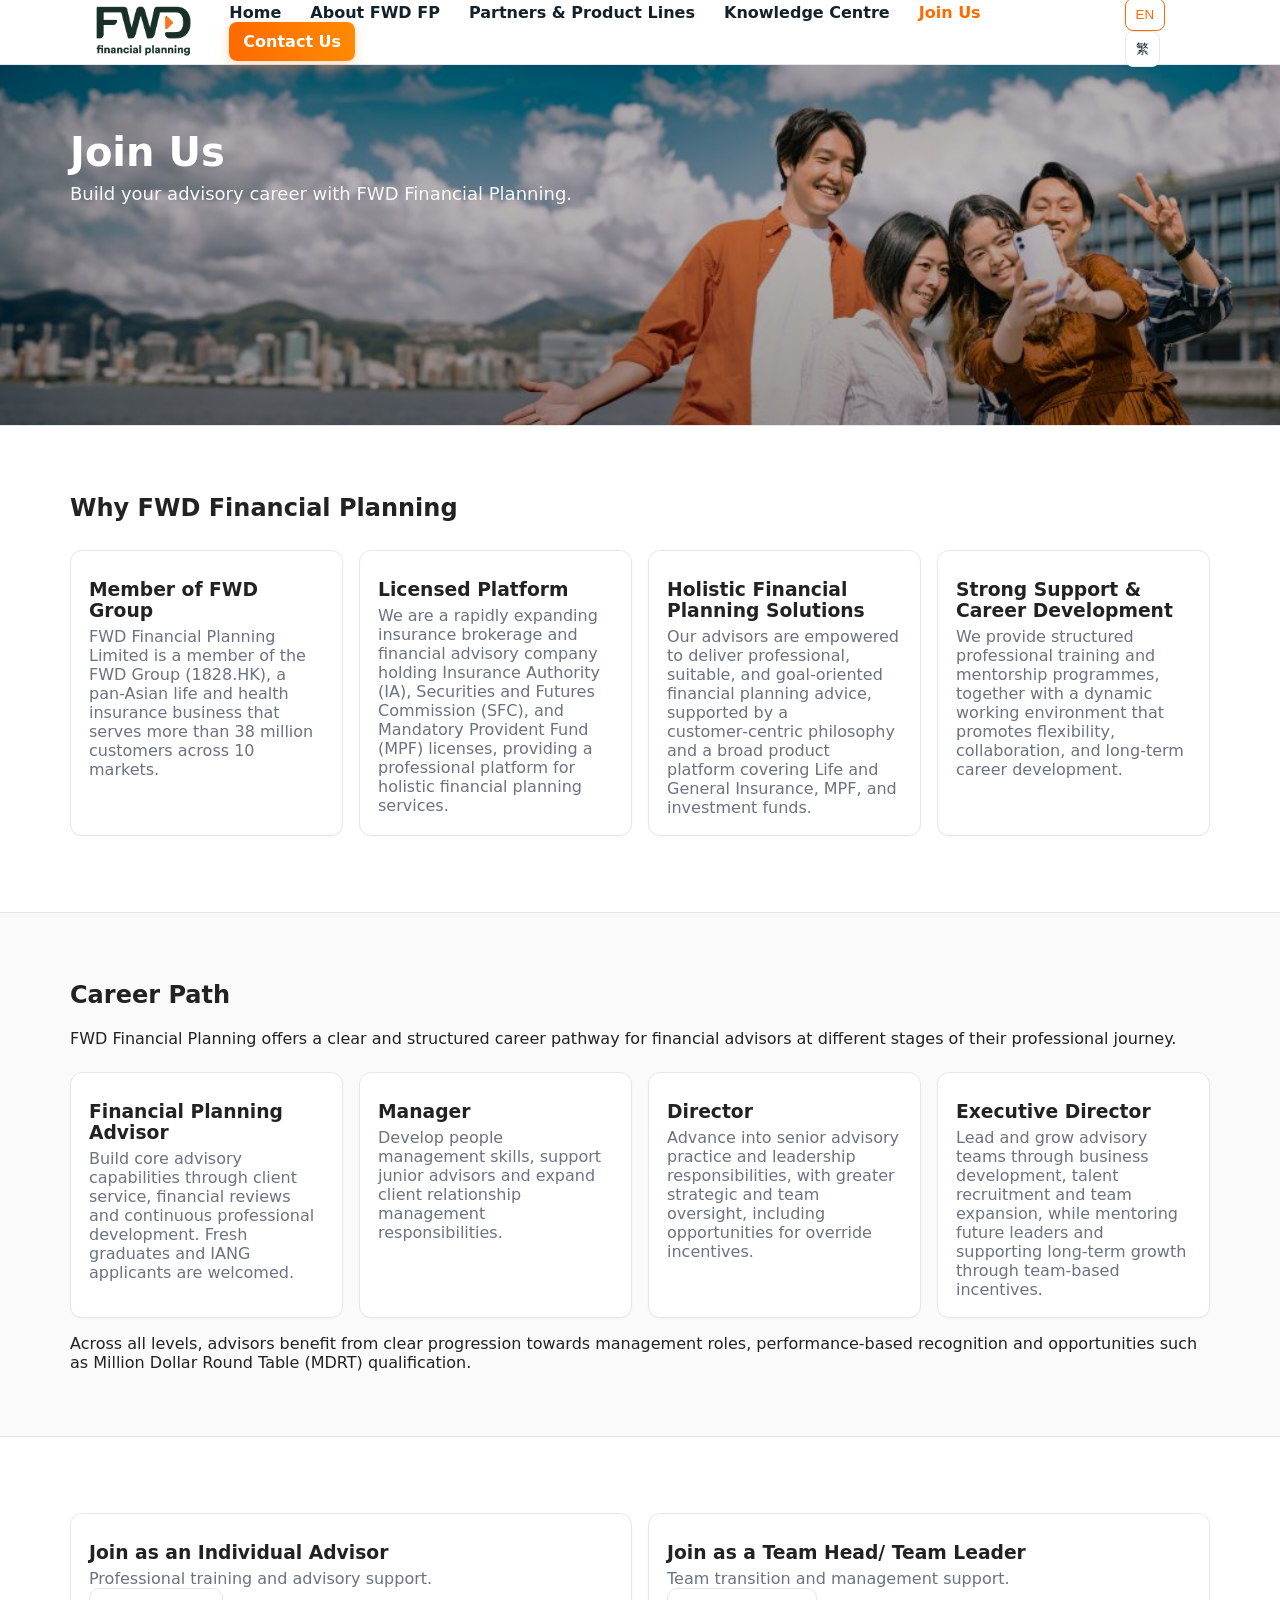
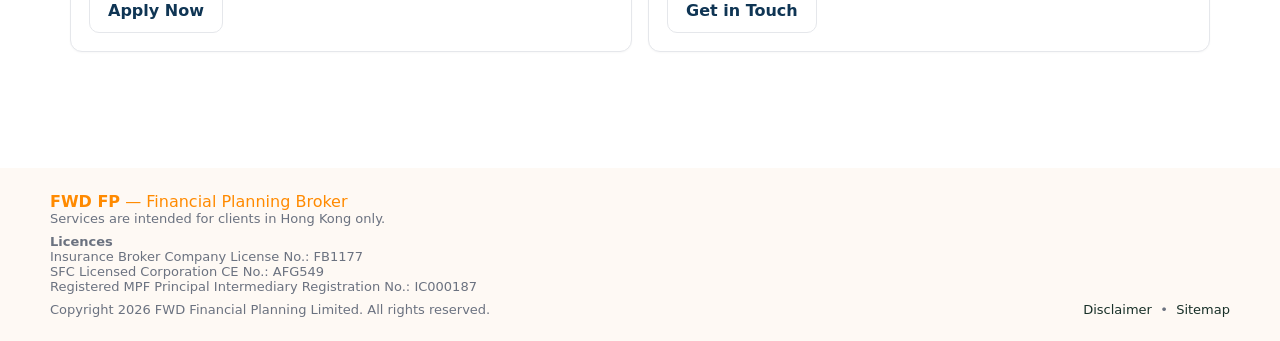
<file: join.html>
<!doctype html>
<html lang="en" data-lang="en">
<head>
  <meta charset="utf-8">
  <meta name="viewport" content="width=device-width, initial-scale=1">
  <title>Join Us</title>
  <link rel="stylesheet" href="assets/styles.css">
</head>

<body>

<header>
  <div class="container nav">
    <div class="logo"><img src="assets/logo.png" alt="FWD FP logo"></div>
    <nav>
      <a href="index.html"><span lang="en">Home</span><span lang="zh-Hant">主頁</span></a>
      <a href="about.html"><span lang="en">About FWD FP</span><span lang="zh-Hant">關於 FWD FP</span></a>
      <a href="partners.html"><span lang="en">Partners & Product Lines</span><span lang="zh-Hant">合作夥伴與產品線</span></a>
      <a href="knowledge.html"><span lang="en">Knowledge Centre</span><span lang="zh-Hant">知識中心</span></a>
      <a href="join.html" class="active"><span lang="en">Join Us</span><span lang="zh-Hant">加入我們</span></a>
      <a class="btn hide-mobile" href="contact.html">
        <span lang="en">Contact Us</span><span lang="zh-Hant">聯絡我們</span>
      </a>
    </nav>
    <div class="langswitch">
      <button data-lang="en" class="active">EN</button>
      <button data-lang="zh">繁</button>
    </div>
  </div>
</header>

<!-- Hero -->
<section class="hero hero--with-banner">
  <div class="hero__media">
    <img class="hero__img" src="assets/hero/join-banner.jpg" alt="">
  </div>
  <div class="container hero__content">
    <h1><span lang="en">Join Us</span><span lang="zh-Hant">加入我們</span></h1>
    <p>
      <span lang="en">Build your advisory career with FWD Financial Planning.</span>
      <span lang="zh-Hant">與富衛財務策劃建立您的顧問事業。</span>
    </p>
  </div>
</section>

<!-- WHY FWD FP -->
<section class="section alt">
  <div class="container">
    <h2>
      <span lang="en">Why FWD Financial Planning</span>
      <span lang="zh-Hant">為何選擇富衛財務策劃</span>
    </h2>

    <div class="grid cards">
      <div class="card">
        <h3><span lang="en">Member of FWD Group</span><span lang="zh-Hant">富衛集團旗下成員</span></h3>
        <p>
          <span lang="en">FWD Financial Planning Limited is a member of the FWD Group (1828.HK), a pan-Asian life and health insurance business that serves more than 38 million customers across 10 markets.</span>
          <span lang="zh-Hant">富衛財務策劃有限公司香港為泛亞洲人壽及健康保險公司富衛集團（1828.HK）旗下公司。富衛集團服務約4,000萬名客戶，業務遍及亞洲十個市場。</span>
        </p>
      </div>

      <div class="card">
        <h3><span lang="en">Licensed Platform</span><span lang="zh-Hant">專業持牌平台</span></h3>
        <p>
          <span lang="en">We are a rapidly expanding insurance brokerage and financial advisory company holding Insurance Authority (IA), Securities and Futures Commission (SFC), and Mandatory Provident Fund (MPF) licenses, providing a professional platform for holistic financial planning services.</span>
          <span lang="zh-Hant">本公司為一間迅速發展的持牌保險經紀及理財策劃公司，持有保險業監管局（IA）、證券及期貨事務監察委員會（SFC）及強制性公積金（MPF）相關牌照，致力提供全面及專業的理財策劃服務平台。</span>
        </p>
      </div>

      <div class="card">
        <h3><span lang="en">Holistic Financial Planning Solutions</span><span lang="zh-Hant">全面理財策劃方案</span></h3>
        <p>
          <span lang="en">Our advisors are empowered to deliver professional, suitable, and goal‑oriented financial planning advice, supported by a customer‑centric philosophy and a broad product platform covering Life and General Insurance, MPF, and investment funds.</span>
          <span lang="zh-Hant">我們的理財顧問配備完善支援，能夠為客戶提供專業、合適且以目標為導向的理財策劃建議，並以客戶為本的理念為依歸，結合涵蓋人壽及一般保險、MPF及投資基金的多元產品平台。</span>
        </p>
      </div>

      <div class="card">
        <h3><span lang="en">Strong Support & Career Development</span><span lang="zh-Hant">培訓與指導</span></h3>
        <p>
          <span lang="en">We provide structured professional training and mentorship programmes, together with a dynamic working environment that promotes flexibility, collaboration, and long‑term career development.</span>
          <span lang="zh-Hant">我們提供系統化的專業培訓及導師指導計劃，配合充滿活力的工作環境，促進靈活協作，並致力支持長遠的職業發展。</span>
        </p>
      </div>
    </div>
  </div>
</section>

<!-- CAREER PATH -->
<section class="section">
  <div class="container">
    <h2>
      <span lang="en">Career Path</span>
      <span lang="zh-Hant">事業發展路徑</span>
    </h2>

    <p class="medium">
      <span lang="en">
        FWD Financial Planning offers a clear and structured career pathway for financial advisors at different stages of their professional journey.
      </span>
      <span lang="zh-Hant">
        FWD 財務策劃為不同階段的理財顧問提供清晰而有系統的事業發展路徑。
      </span>
    </p>

    <div class="career-path">
      <div class="card">
        <h3>
          <span lang="en">Financial Planning Advisor</span>
          <span lang="zh-Hant">理財策劃顧問</span>
        </h3>
        <p>
          <span lang="en">
            Build core advisory capabilities through client service, financial reviews and continuous professional development. Fresh graduates and IANG applicants are welcomed.
          </span>
          <span lang="zh-Hant">
            透過客戶服務、財務檢視及持續專業發展，建立穩固的顧問基礎。歡迎應屆畢業生及 IANG 人士加入。
          </span>
        </p>
      </div>

      <div class="card">
        <h3>
          <span lang="en">Manager</span>
          <span lang="zh-Hant">經理</span>
        </h3>
        <p>
          <span lang="en">
            Develop people management skills, support junior advisors and expand client relationship management responsibilities.
          </span>
          <span lang="zh-Hant">
            發展人員管理能力，支援初級顧問，並擴展客戶關係管理職能。
          </span>
        </p>
      </div>

      <div class="card">
        <h3>
          <span lang="en">Director</span>
          <span lang="zh-Hant">總監</span>
        </h3>
        <p>
          <span lang="en">
            Advance into senior advisory practice and leadership responsibilities, with greater strategic and team oversight, including opportunities for override incentives.
          </span>
          <span lang="zh-Hant">
            晉身高級顧問及領導層角色，負責更高層次的策略及團隊管理，並享有相關管理獎勵機會。
          </span>
        </p>
      </div>

      <div class="card">
        <h3>
          <span lang="en">Executive Director</span>
          <span lang="zh-Hant">執行總監</span>
        </h3>
        <p>
          <span lang="en">
            Lead and grow advisory teams through business development, talent recruitment and team expansion, while mentoring future leaders and supporting long‑term growth through team‑based incentives.
          </span>
          <span lang="zh-Hant">
            透過業務拓展、人才招募及團隊發展，領導及壯大顧問團隊，同時培育未來領袖，並以團隊導向的激勵機制支持長遠發展。
          </span>
        </p>
      </div>
    </div>

    <p class="medium" style="margin-top:16px">
      <span lang="en">
        Across all levels, advisors benefit from clear progression towards management roles, performance-based recognition and opportunities such as Million Dollar Round Table (MDRT) qualification.
      </span>
      <span lang="zh-Hant">
        各職級均設有清晰的管理晉升機制、以表現為本的認可制度，以及如百萬圓桌會（MDRT）等專業成就機會。
      </span>
    </p>
  </div>
</section>

<!-- APPLY -->
<section id="apply" class="section alt">
  <div class="container grid cards">
    <div class="card">
      <h3><span lang="en">Join as an Individual Advisor</span><span lang="zh-Hant">以個人顧問身份加入</span></h3>
      <p><span lang="en">Professional training and advisory support.</span>
         <span lang="zh-Hant">專業培訓與顧問支援。</span></p>
      <a class="btn secondary" href="contact.html">
        <span lang="en">Apply Now</span><span lang="zh-Hant">立即申請</span>
      </a>
    </div>

    <div class="card">
      <h3><span lang="en">Join as a Team Head/ Team Leader</span><span lang="zh-Hant">加入成為團隊主管／團隊領袖</span></h3>
      <p><span lang="en">Team transition and management support.</span>
         <span lang="zh-Hant">團隊轉移及管理支援。</span></p>
      <a class="btn secondary" href="contact.html">
        <span lang="en">Get in Touch</span><span lang="zh-Hant">聯絡我們</span>
      </a>
    </div>
  </div>
</section>
<footer>
  <div class="container foot">
    <!-- Left column -->
    <div>
      <!-- Company name -->
      <div>
        <strong>FWD FP</strong> —
        <span lang="en">Financial Planning Broker</span>
        <span lang="zh-Hant">財務策劃經紀</span>
      </div>

      <!-- Service scope -->
      <div class="small">
        <span lang="en">Services are intended for clients in Hong Kong only.</span>
        <span lang="zh-Hant">本網站服務僅供香港客戶使用。</span>
      </div>

      <!-- Licences -->
      <div class="small" style="margin-top:8px">
        <strong>
          <span lang="en">Licences</span>
          <span lang="zh-Hant">牌照</span>
        </strong><br>

        <span lang="en">Insurance Broker Company License No.: FB1177</span>
        <span lang="zh-Hant">保險經紀公司牌照號碼：FB1177</span><br>

        <span lang="en">SFC Licensed Corporation CE No.: AFG549</span>
        <span lang="zh-Hant">證監會持牌法團中央編號：AFG549</span><br>

        <span lang="en">Registered MPF Principal Intermediary Registration No.: IC000187</span>
        <span lang="zh-Hant">強積金主事中介人註冊編號：IC000187</span>
      </div>

      <!-- Copyright -->
      <div class="small" style="margin-top:8px">
        <span lang="en">
          Copyright 2026 FWD Financial Planning Limited. All rights reserved.
        </span>
        <span lang="zh-Hant">
          © 2026 富衛財務策劃有限公司 版權所有 不得轉載
        </span>
      </div>
    </div>

    <!-- Right column: bottom-aligned links -->
    <div class="small" style="align-self:flex-end; text-align:right;">
      <a href="disclaimer.html">
        <span lang="en">Disclaimer</span>
        <span lang="zh-Hant">免責聲明</span>
      </a>
      &nbsp;•&nbsp;
      <a href="sitemap.html">
        <span lang="en">Sitemap</span>
        <span lang="zh-Hant">網站指南</span>
      </a>
    </div>
  </div>
</footer>
<div class="modal" id="leave-modal"><div class="box">
  <h3 id="leave-title">Leaving this website</h3>
  <p><span lang="en">You're about to visit an external website:</span><span lang="zh-Hant">你即將前往外部網站：</span>
     <span id="leave-url" class="small"></span>.
     <span class="small" lang="en">Links are provided for reference only.</span>
     <span class="small" lang="zh-Hant">此連結僅供參考。</span>
  </p>
  <div class="actions">
    <button class="btn secondary" id="cancel-leave"><span lang="en">Stay</span><span lang="zh-Hant">留在本頁</span></button>
    <button class="btn" id="confirm-leave"><span lang="en">Continue</span><span lang="zh-Hant">繼續</span></button>
  </div>
</div></div>
<script src="assets/app.js"></script>
</body>
</html>
</file>
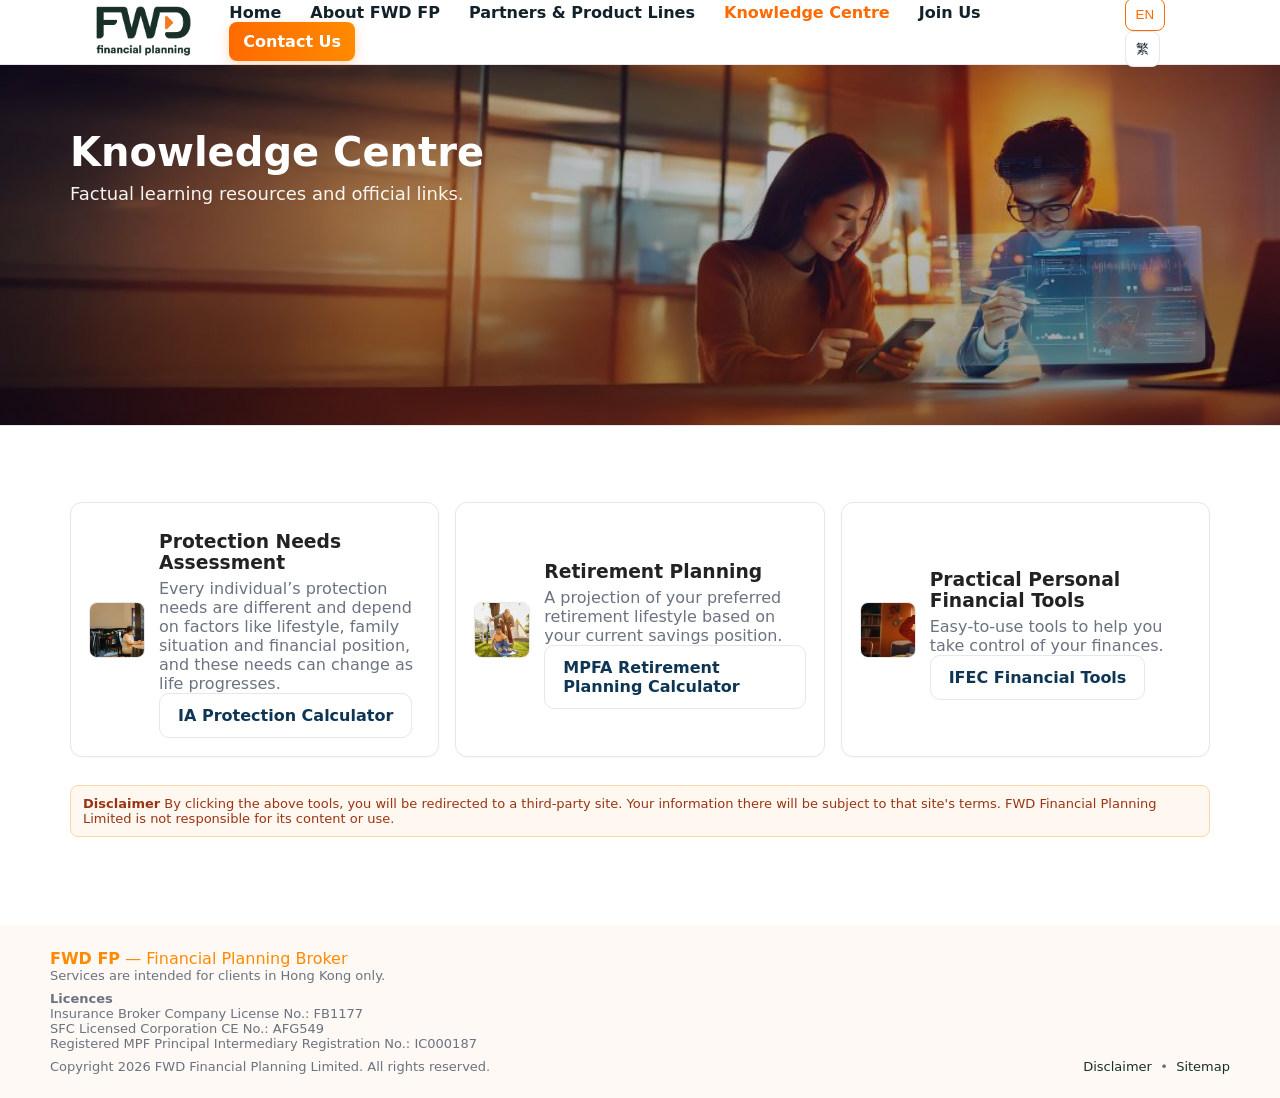
<file: knowledge.html>
<!doctype html>
<html lang="en" data-lang="en">

<head>
  <meta charset="utf-8">
  <meta name="viewport" content="width=device-width, initial-scale=1">
  <title>knowledge</title>
  <link rel="stylesheet" href="assets/styles.css">
</head>

<body>
  <header>
    <div class="container nav">
      <div class="logo"><img src="assets/logo.png" alt="FWD FP logo"></div>
      <nav>
        <a href="index.html" class=""><span lang="en">Home</span><span lang="zh-Hant">主頁</span></a>
        <a href="about.html" class=""><span lang="en">About FWD FP</span><span lang="zh-Hant">關於 FWD FP</span></a>
        <a href="partners.html" class=""><span lang="en">Partners &amp; Product Lines</span><span
            lang="zh-Hant">合作夥伴與產品線</span></a>
        <a href="knowledge.html" class="active"><span lang="en">Knowledge Centre</span><span
            lang="zh-Hant">知識中心</span></a>
        <a href="join.html" class=""><span lang="en">Join Us</span><span lang="zh-Hant">加入我們</span></a>
        <a class="btn hide-mobile" href="contact.html"><span lang="en">Contact Us</span><span
            lang="zh-Hant">聯絡我們</span></a>
      </nav>
      <div class="langswitch">
        <button data-lang="en" class="active" aria-label="Switch to English">EN</button>
        <button data-lang="zh" aria-label="切換至繁體中文">繁</button>
      </div>
    </div>
  </header>
  <section class="hero hero--with-banner">
    <div class="hero__media"><img class="hero__img" src="assets/hero/knowledge-banner.jpg" alt=""></div>
    <div class="container hero__content">
      <h1><span lang="en">Knowledge Centre</span><span lang="zh-Hant">知識中心</span></h1>
      <p><span lang="en">Factual learning resources and official links.</span><span lang="zh-Hant">客觀學習資源與官方連結。</span>
      </p>
    </div>
  </section>
  <section class="section alt">
    <div class="container">
      <div class="grid cards">
        <div class="card inline"><img class="thumb" src="assets/sections/life-thumb.jpg" alt="">
          <div>
            <h3><span lang="en">Protection Needs Assessment</span><span lang="zh-Hant">保障需要評估</span></h3>
            <p><span lang="en">Every individual’s protection needs are different and depend on factors like lifestyle,
                family situation and financial position, and these needs can change as life progresses.</span><span
                lang="zh-Hant">每人的保障需求各有不同，並取決於其生活方式、家庭狀況及財務狀況等因素，而這些需求亦會隨著人生不同階段而改變。</span></p><a
              class="external btn secondary" href="https://education.ia.org.hk/en/tool/calculator.html"
              target="_blank"><span lang="en">IA Protection Calculator</span><span lang="zh-Hant">保監局保障計算器</span></a>
          </div>
        </div>
        <div class="card inline"><img class="thumb" src="assets/sections/mpf-thumb.jpg" alt="">
          <div>
            <h3><span lang="en">Retirement Planning</span><span lang="zh-Hant">退休策劃</span></h3>
            <p><span lang="en">A projection of your preferred retirement lifestyle based on your current savings
                position.</span><span lang="zh-Hant">根據您目前的儲蓄狀況，為您所期望的退休生活方式作出預測。</span></p><a
              class="external btn secondary" href="https://www.mpfa.org.hk/en/calculator/calculator"
              target="_blank"><span lang="en">MPFA Retirement
                Planning Calculator</span><span lang="zh-Hant">積金局退休策劃計算機</span></a>
          </div>
        </div>
        <div class="card inline"><img class="thumb" src="assets/sections/invest-thumb.jpg" alt="">
          <div>
            <h3><span lang="en">Practical Personal Financial Tools</span><span lang="zh-Hant">實用個人理財工具</span></h3>
            <p><span lang="en">Easy‑to‑use tools to help you take control of your finances.</span><span
                lang="zh-Hant">簡便易用的工具，助您輕鬆掌控財務。</span></p><a class="external btn secondary"
              href="https://www.ifec.org.hk/web/common/static/tools/en/" target="_blank"><span lang="en">IFEC Financial
                Tools</span><span lang="zh-Hant">投委會理財工具</span></a>
          </div>
        </div>
      </div>
      <div class="alert small"><span lang="en"><b>Disclaimer</b> By clicking the above tools, you will be redirected to
          a third-party site. Your information there will be subject to that site's terms. FWD Financial Planning
          Limited is not responsible for its content or use.</span><span lang="zh-Hant"><b>免責聲明</b>
          點擊上述工具後，您將被轉至第三方網站。您在該網站所提供的資料將受其網站條款約束。富衛財務策劃有限公司對該網站的內容或使用概不負責。</span></div>
    </div>
  </section>
  <footer>
    <div class="container foot">
      <!-- Left column -->
      <div>
        <!-- Company name -->
        <div>
          <strong>FWD FP</strong> —
          <span lang="en">Financial Planning Broker</span>
          <span lang="zh-Hant">財務策劃經紀</span>
        </div>

        <!-- Service scope -->
        <div class="small">
          <span lang="en">Services are intended for clients in Hong Kong only.</span>
          <span lang="zh-Hant">本網站服務僅供香港客戶使用。</span>
        </div>

        <!-- Licences -->
        <div class="small" style="margin-top:8px">
          <strong>
            <span lang="en">Licences</span>
            <span lang="zh-Hant">牌照</span>
          </strong><br>

          <span lang="en">Insurance Broker Company License No.: FB1177</span>
          <span lang="zh-Hant">保險經紀公司牌照號碼：FB1177</span><br>

          <span lang="en">SFC Licensed Corporation CE No.: AFG549</span>
          <span lang="zh-Hant">證監會持牌法團中央編號：AFG549</span><br>

          <span lang="en">Registered MPF Principal Intermediary Registration No.: IC000187</span>
          <span lang="zh-Hant">強積金主事中介人註冊編號：IC000187</span>
        </div>

        <!-- Copyright -->
        <div class="small" style="margin-top:8px">
          <span lang="en">
            Copyright 2026 FWD Financial Planning Limited. All rights reserved.
          </span>
          <span lang="zh-Hant">
            © 2026 富衛財務策劃有限公司 版權所有 不得轉載
          </span>
        </div>
      </div>

      <!-- Right column: bottom-aligned links -->
      <div class="small" style="align-self:flex-end; text-align:right;">
        <a href="disclaimer.html">
          <span lang="en">Disclaimer</span>
          <span lang="zh-Hant">免責聲明</span>
        </a>
        &nbsp;•&nbsp;
        <a href="sitemap.html">
          <span lang="en">Sitemap</span>
          <span lang="zh-Hant">網站指南</span>
        </a>
      </div>
    </div>
  </footer>
  <div class="modal" id="leave-modal">
    <div class="box">
      <h3 id="leave-title">Leaving this website</h3>
      <p><span lang="en">You're about to visit an external website:</span><span lang="zh-Hant">你即將前往外部網站：</span>
        <span id="leave-url" class="small"></span>.
        <span class="small" lang="en">Links are provided for reference only.</span>
        <span class="small" lang="zh-Hant">此連結僅供參考。</span>
      </p>
      <div class="actions">
        <button class="btn secondary" id="cancel-leave"><span lang="en">Stay</span><span
            lang="zh-Hant">留在本頁</span></button>
        <button class="btn" id="confirm-leave"><span lang="en">Continue</span><span lang="zh-Hant">繼續</span></button>
      </div>
    </div>
  </div>
  <script src="assets/app.js"></script>
</body>

</html>
</file>
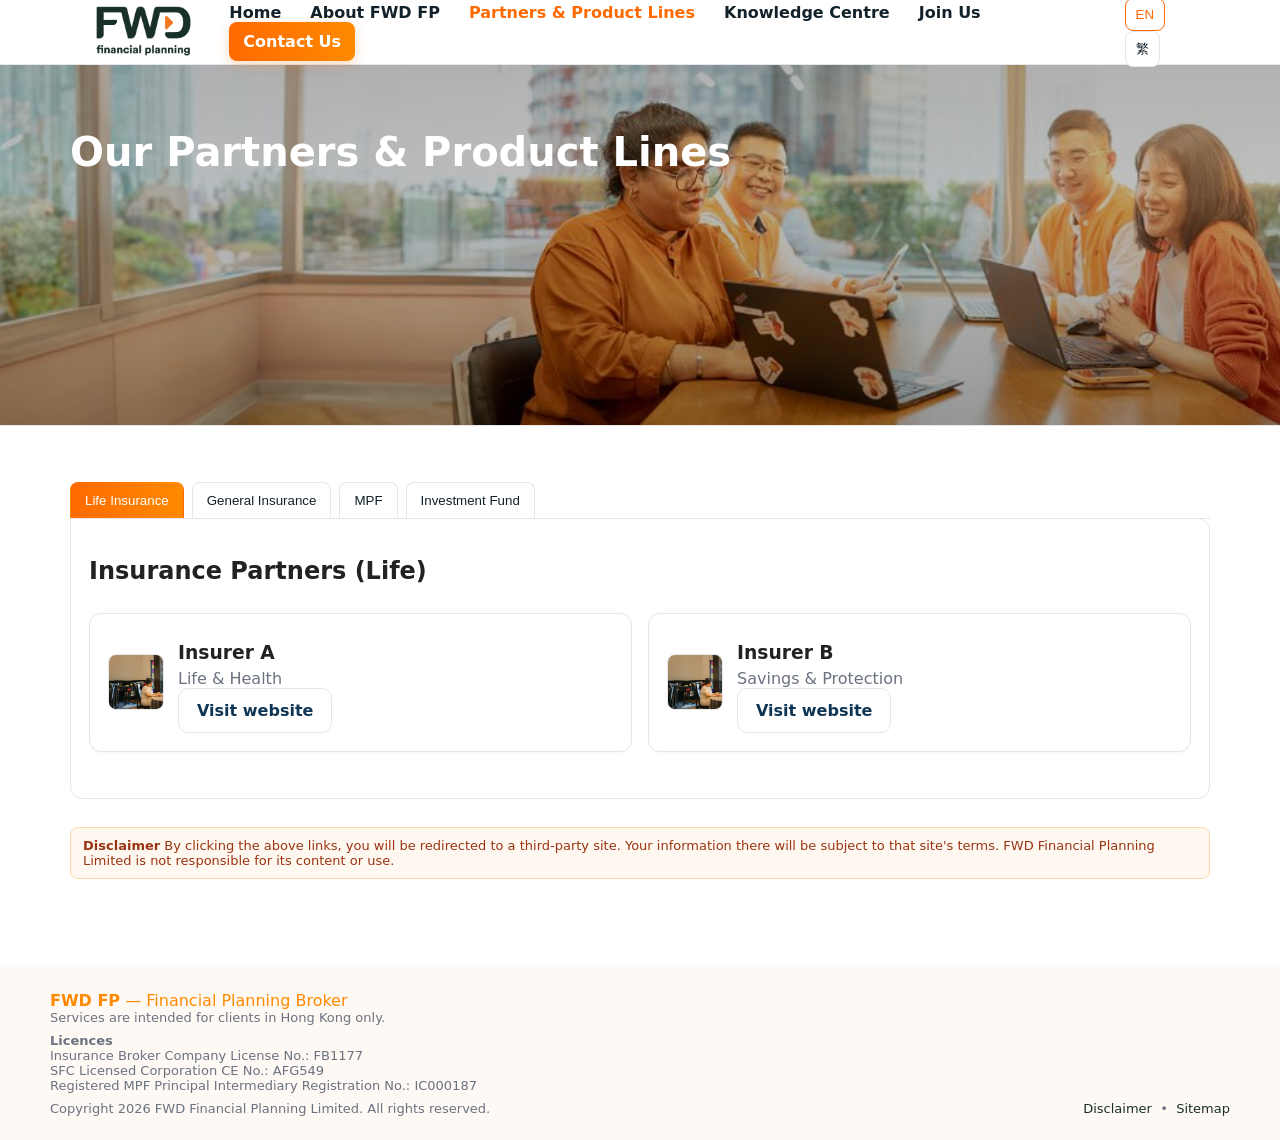
<file: partners.html>
<!doctype html>
<html lang="en" data-lang="en">

<head>
  <meta charset="utf-8">
  <meta name="viewport" content="width=device-width, initial-scale=1">
  <title>partners</title>
  <link rel="stylesheet" href="assets/styles.css">
</head>

<body>
  <header>
    <div class="container nav">
      <div class="logo"><img src="assets/logo.png" alt="FWD FP logo"></div>
      <nav>
        <a href="index.html" class=""><span lang="en">Home</span><span lang="zh-Hant">主頁</span></a>
        <a href="about.html" class=""><span lang="en">About FWD FP</span><span lang="zh-Hant">關於 FWD FP</span></a>
        <a href="partners.html" class="active"><span lang="en">Partners &amp; Product Lines</span><span
            lang="zh-Hant">合作夥伴與產品線</span></a>
        <a href="knowledge.html" class=""><span lang="en">Knowledge Centre</span><span lang="zh-Hant">知識中心</span></a>
        <a href="join.html" class=""><span lang="en">Join Us</span><span lang="zh-Hant">加入我們</span></a>
        <a class="btn hide-mobile" href="contact.html"><span lang="en">Contact Us</span><span
            lang="zh-Hant">聯絡我們</span></a>
      </nav>
      <div class="langswitch">
        <button data-lang="en" class="active" aria-label="Switch to English">EN</button>
        <button data-lang="zh" aria-label="切換至繁體中文">繁</button>
      </div>
    </div>
  </header>
  <section class="hero hero--with-banner">
    <div class="hero__media"><img class="hero__img" src="assets/hero/partners-banner.jpg" alt=""></div>
    <div class="container hero__content">
      <h1><span lang="en">Our Partners &amp; Product Lines</span><span lang="zh-Hant">合作夥伴與產品線</span></h1>
    </div>
  </section>
  <section class="section alt">
    <div class="container">
      <div class="tabs" role="tablist" aria-label="Product lines">
        <button class="tab active" role="tab" aria-selected="true" aria-controls="pane-life" id="tab-life"><span
            lang="en">Life Insurance</span><span lang="zh-Hant">人壽保險</span></button>
        <button class="tab" role="tab" aria-selected="false" aria-controls="pane-gi" id="tab-gi"><span lang="en">General
            Insurance</span><span lang="zh-Hant">一般保險</span></button>
        <button class="tab" role="tab" aria-selected="false" aria-controls="pane-mpf" id="tab-mpf"><span
            lang="en">MPF</span><span lang="zh-Hant">強積金</span></button>
        <button class="tab" role="tab" aria-selected="false" aria-controls="pane-inv" id="tab-inv"><span
            lang="en">Investment Fund</span><span lang="zh-Hant">投資基金</span></button>
      </div>
      <div class="tabpanes">
        <div class="tabpane active" id="pane-life" role="tabpanel" aria-labelledby="tab-life">
          <h2 id="life"><span lang="en">Insurance Partners (Life)</span><span lang="zh-Hant">保險夥伴（人壽）</span></h2>
          <div class="grid cards">
            <div class="card inline"><img class="thumb" src="assets/sections/life-thumb.jpg" alt="">
              <div>
                <h3>Insurer A</h3>
                <p><span lang="en">Life &amp; Health</span><span lang="zh-Hant">人壽及醫療</span></p><a
                  class="btn secondary external" href="#" target="_blank"><span lang="en">Visit website</span><span
                    lang="zh-Hant">前往網站</span></a>
              </div>
            </div>
            <div class="card inline"><img class="thumb" src="assets/sections/life-thumb.jpg" alt="">
              <div>
                <h3>Insurer B</h3>
                <p><span lang="en">Savings &amp; Protection</span><span lang="zh-Hant">儲蓄及保障</span></p><a
                  class="btn secondary external" href="#" target="_blank"><span lang="en">Visit website</span><span
                    lang="zh-Hant">前往網站</span></a>
              </div>
            </div>
          </div>
        </div>
        <div class="tabpane" id="pane-gi" role="tabpanel" aria-labelledby="tab-gi">
          <h2 id="gi"><span lang="en">Insurance Partners (General)</span><span lang="zh-Hant">保險夥伴（一般）</span></h2>
          <div class="grid cards">
            <div class="card inline"><img class="thumb" src="assets/sections/general-thumb.jpg" alt="">
              <div>
                <h3>Insurer C</h3>
                <p><span lang="en">General Insurance</span><span lang="zh-Hant">一般保險</span></p><a
                  class="btn secondary external" href="#" target="_blank"><span lang="en">Visit website</span><span
                    lang="zh-Hant">前往網站</span></a>
              </div>
            </div>
          </div>
        </div>
        <div class="tabpane" id="pane-mpf" role="tabpanel" aria-labelledby="tab-mpf">
          <h2 id="mpf"><span lang="en">MPF Providers</span><span lang="zh-Hant">強積金供應商</span></h2>
          <div class="grid cards">
            <div class="card inline"><img class="thumb" src="assets/sections/mpf-thumb.jpg" alt="">
              <div>
                <h3>Provider A</h3><a class="btn secondary external" href="#" target="_blank"><span lang="en">Visit
                    website</span><span lang="zh-Hant">前往網站</span></a>
              </div>
            </div>
            <div class="card inline"><img class="thumb" src="assets/sections/mpf-thumb.jpg" alt="">
              <div>
                <h3>Provider B</h3><a class="btn secondary external" href="#" target="_blank"><span lang="en">Visit
                    website</span><span lang="zh-Hant">前往網站</span></a>
              </div>
            </div>
          </div>
        </div>
        <div class="tabpane" id="pane-inv" role="tabpanel" aria-labelledby="tab-inv">
          <h2 id="inv"><span lang="en">Investment Fund</span><span lang="zh-Hant">投資基金</span></h2>
          <div class="card inline"><img class="thumb" src="assets/sections/invest-thumb.jpg" alt="">
            <div>
              <h3>iFAST</h3>
              <p><span lang="en">Advisor platform partner</span><span lang="zh-Hant">顧問平台夥伴</span></p><a
                class="btn external" href="https://www.ifastfinancial.com.hk/b2b-prelogin/home" target="_blank"><span
                  lang="en">Partner Login</span><span lang="zh-Hant">夥伴登入</span></a>
            </div>
          </div>
        </div>
      </div>
      <div class="alert small"><span lang="en"><b>Disclaimer</b> By clicking the above links, you will be redirected to
          a third-party site. Your information there will be subject to that site's terms. FWD Financial Planning
          Limited is not responsible for its content or use.</span><span lang="zh-Hant"><b>免責聲明</b>
          點擊上述連結後，您將被轉至第三方網站。您在該網站所提供的資料將受其網站條款約束。富衛財務策劃有限公司對該網站的內容或使用概不負責。</span></div>
    </div>
  </section>
  <footer>
    <div class="container foot">
      <!-- Left column -->
      <div>
        <!-- Company name -->
        <div>
          <strong>FWD FP</strong> —
          <span lang="en">Financial Planning Broker</span>
          <span lang="zh-Hant">財務策劃經紀</span>
        </div>

        <!-- Service scope -->
        <div class="small">
          <span lang="en">Services are intended for clients in Hong Kong only.</span>
          <span lang="zh-Hant">本網站服務僅供香港客戶使用。</span>
        </div>

        <!-- Licences -->
        <div class="small" style="margin-top:8px">
          <strong>
            <span lang="en">Licences</span>
            <span lang="zh-Hant">牌照</span>
          </strong><br>

          <span lang="en">Insurance Broker Company License No.: FB1177</span>
          <span lang="zh-Hant">保險經紀公司牌照號碼：FB1177</span><br>

          <span lang="en">SFC Licensed Corporation CE No.: AFG549</span>
          <span lang="zh-Hant">證監會持牌法團中央編號：AFG549</span><br>

          <span lang="en">Registered MPF Principal Intermediary Registration No.: IC000187</span>
          <span lang="zh-Hant">強積金主事中介人註冊編號：IC000187</span>
        </div>

        <!-- Copyright -->
        <div class="small" style="margin-top:8px">
          <span lang="en">
            Copyright 2026 FWD Financial Planning Limited. All rights reserved.
          </span>
          <span lang="zh-Hant">
            © 2026 富衛財務策劃有限公司 版權所有 不得轉載
          </span>
        </div>
      </div>

      <!-- Right column: bottom-aligned links -->
      <div class="small" style="align-self:flex-end; text-align:right;">
        <a href="disclaimer.html">
          <span lang="en">Disclaimer</span>
          <span lang="zh-Hant">免責聲明</span>
        </a>
        &nbsp;•&nbsp;
        <a href="sitemap.html">
          <span lang="en">Sitemap</span>
          <span lang="zh-Hant">網站指南</span>
        </a>
      </div>
    </div>
  </footer>
  <div class="modal" id="leave-modal">
    <div class="box">
      <h3 id="leave-title">Leaving this website</h3>
      <p><span lang="en">You're about to visit an external website:</span><span lang="zh-Hant">你即將前往外部網站：</span>
        <span id="leave-url" class="small"></span>.
        <span class="small" lang="en">Links are provided for reference only.</span>
        <span class="small" lang="zh-Hant">此連結僅供參考。</span>
      </p>
      <div class="actions">
        <button class="btn secondary" id="cancel-leave"><span lang="en">Stay</span><span
            lang="zh-Hant">留在本頁</span></button>
        <button class="btn" id="confirm-leave"><span lang="en">Continue</span><span lang="zh-Hant">繼續</span></button>
      </div>
    </div>
  </div>
  <script src="assets/app.js"></script>
</body>

</html>
</file>
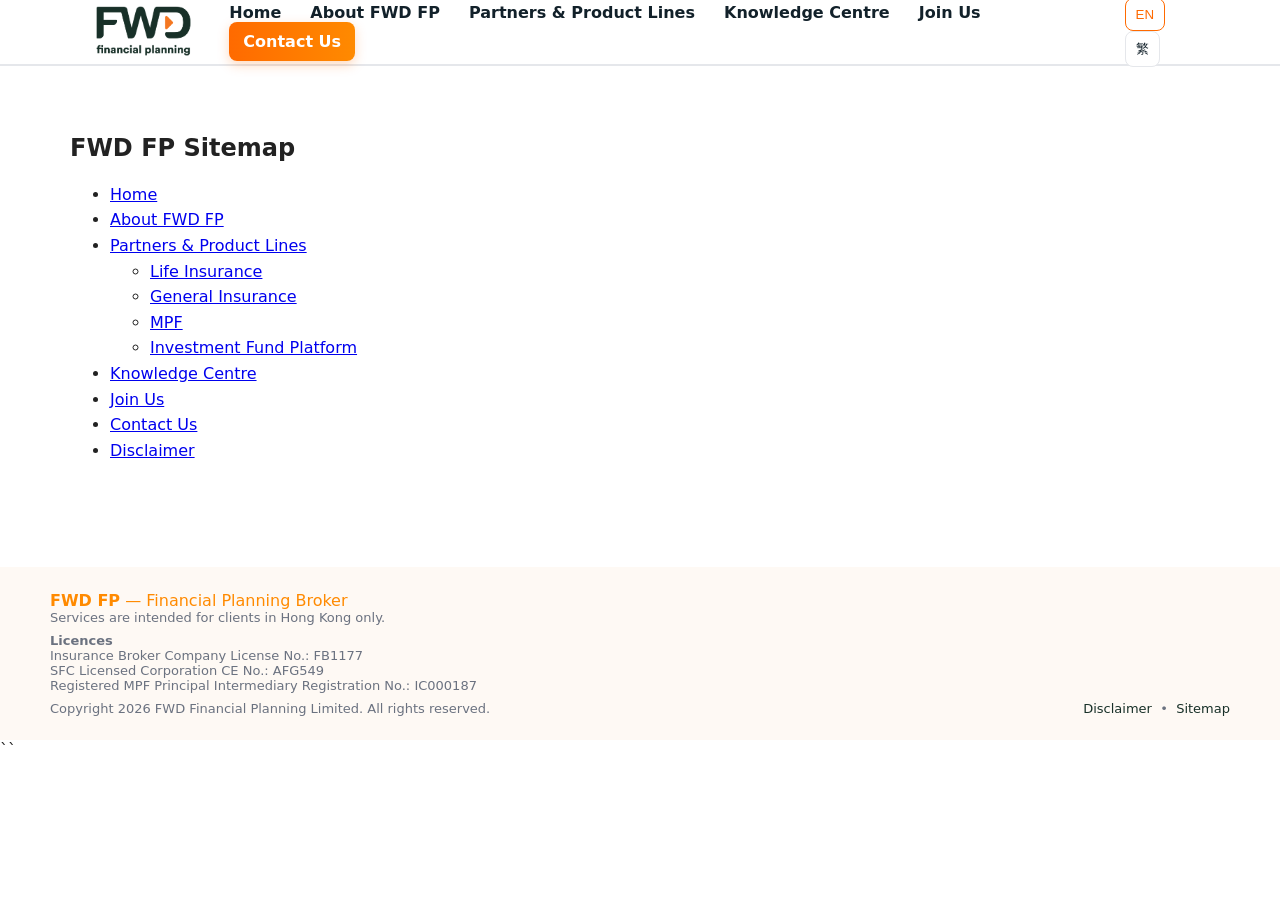
<file: sitemap.html>
<!doctype html>
<html lang="en" data-lang="en">
<head>
  <meta charset="utf-8">
  <meta name="viewport" content="width=device-width, initial-scale=1">
  <title>Sitemap ｜ 網站指南</title>
  <link rel="stylesheet" href="assets/styles.css">
</head>
<body>
<header>
  <div class="container nav">
    <div class="logo"><img src="assets/logo.png" alt="FWD FP logo"></div>
    <nav>
      <a href="index.html"><span lang="en">Home</span><span lang="zh-Hant">主頁</span></a>
      <a href="about.html"><span lang="en">About FWD FP</span><span lang="zh-Hant">關於 FWD FP</span></a>
      <a href="partners.html" class=""><span lang="en">Partners &amp; Product Lines</span><span lang="zh-Hant">合作夥伴與產品線</span></a>
      <a href="knowledge.html"><span lang="en">Knowledge Centre</span><span lang="zh-Hant">知識中心</span></a>
      <a href="join.html"><span lang="en">Join Us</span><span lang="zh-Hant">加入我們</span></a>
      <a class="btn hide-mobile" href="contact.html"><span lang="en">Contact Us</span><span lang="zh-Hant">聯絡我們</span></a>
    </nav>
    <div class="langswitch">
      <button data-lang="en" class="active" aria-label="Switch to English">EN</button>
      <button data-lang="zh" aria-label="切換至繁體中文">繁</button>
    </div>
  </div>
</header>

<section class="section alt">
  <div class="container">
    <h1><span lang="en">FWD FP Sitemap</span><span lang="zh-Hant">FWD FP 網站指南</span></h1>
    <ul class="list">
      <li>
        <a href="index.html"><span lang="en">Home</span><span lang="zh-Hant">主頁</span></a>
      </li>
      <li>
        <a href="about.html"><span lang="en">About FWD FP</span><span lang="zh-Hant">關於 FWD FP</span></a>
      </li>
      <li>
        <a href="partners.html"><span lang="en">Partners &amp; Product Lines</span><span lang="zh-Hant">合作夥伴與產品線</span></a>
        <ul>
          <li><a href="partners.html#life"><span lang="en">Life Insurance</span><span lang="zh-Hant">人壽保險</span></a></li>
          <li><a href="partners.html#gi"><span lang="en">General Insurance</span><span lang="zh-Hant">一般保險</span></a></li>
          <li><a href="partners.html#mpf"><span lang="en">MPF</span><span lang="zh-Hant">強積金</span></a></li>
          <li><a href="partners.html#inv"><span lang="en">Investment Fund Platform</span><span lang="zh-Hant">投資基金平台</span></a></li>
        </ul>
      </li>
      <li>
        <a href="knowledge.html"><span lang="en">Knowledge Centre</span><span lang="zh-Hant">知識中心</span></a>
      </li>
      <li>
        <a href="join.html"><span lang="en">Join Us</span><span lang="zh-Hant">加入我們</span></a>
      </li>
      <li>
        <a href="contact.html"><span lang="en">Contact Us</span><span lang="zh-Hant">聯絡我們</span></a>
      </li>
      <li>
        <a href="disclaimer.html"><span lang="en">Disclaimer</span><span lang="zh-Hant">免責聲明</span></a>
      </li>
    </ul>
  </div>
</section>

<!-- Use the same updated footer you pasted across the site -->
<footer>
  <div class="container foot">
    <!-- Left column -->
    <div>
      <!-- Company name -->
      <div>
        <strong>FWD FP</strong> —
        <span lang="en">Financial Planning Broker</span>
        <span lang="zh-Hant">財務策劃經紀</span>
      </div>

      <!-- Service scope -->
      <div class="small">
        <span lang="en">Services are intended for clients in Hong Kong only.</span>
        <span lang="zh-Hant">本網站服務僅供香港客戶使用。</span>
      </div>

      <!-- Licences -->
      <div class="small" style="margin-top:8px">
        <strong>
          <span lang="en">Licences</span>
          <span lang="zh-Hant">牌照</span>
        </strong><br>

        <span lang="en">Insurance Broker Company License No.: FB1177</span>
        <span lang="zh-Hant">保險經紀公司牌照號碼：FB1177</span><br>

        <span lang="en">SFC Licensed Corporation CE No.: AFG549</span>
        <span lang="zh-Hant">證監會持牌法團中央編號：AFG549</span><br>

        <span lang="en">Registered MPF Principal Intermediary Registration No.: IC000187</span>
        <span lang="zh-Hant">強積金主事中介人註冊編號：IC000187</span>
      </div>

      <!-- Copyright -->
      <div class="small" style="margin-top:8px">
        <span lang="en">
          Copyright 2026 FWD Financial Planning Limited. All rights reserved.
        </span>
        <span lang="zh-Hant">
          © 2026 富衛財務策劃有限公司 版權所有 不得轉載
        </span>
      </div>
    </div>

    <!-- Right column: bottom-aligned links -->
    <div class="small" style="align-self:flex-end; text-align:right;">
      <a href="disclaimer.html">
        <span lang="en">Disclaimer</span>
        <span lang="zh-Hant">免責聲明</span>
      </a>
      &nbsp;•&nbsp;
      <a href="sitemap.html">
        <span lang="en">Sitemap</span>
        <span lang="zh-Hant">網站指南</span>
      </a>
    </div>
  </div>
</footer>

<!-- Keep the same modal + script block your other pages use -->
<div class="modal" id="leave-modal"><div class="box">
  <h3 id="leave-title">Leaving this website</h3>
  <p>
    <span lang="en">You're about to visit an external website:</span>
    <span lang="zh-Hant">你即將前往外部網站：</span>
    <span id="leave-url" class="small"></span>.
    <span class="small" lang="en">Links are provided for reference only.</span>
    <span class="small" lang="zh-Hant">此連結僅供參考。</span>
  </p>
  <div class="actions">
    <button class="btn secondary" id="cancel-leave">
      <span lang="en">Stay</span><span lang="zh-Hant">留在本頁</span>
    </button>
    <button class="btn" id="confirm-leave">
      <span lang="en">Continue</span><span lang="zh-Hant">繼續</span>
    </button>
  </div>
</div></div>

<script src="assets/styles.css"></script>
<script src="assets/app.js"></script>
</body>
</html>
``
</file>
<file: assets/styles.css>
:root{--brand-primary:#ff6a00;--brand-primary-2:#ff8a00;--brand-ink:#12212a;--brand-accent:#0f3554;--text:#222;--muted:#6b7280;--bg:#ffffff;--section:#fafafa;--border:#e5e7eb}
*{box-sizing:border-box}
html,body{margin:0;padding:0;font-family:system-ui,-apple-system,Segoe UI,Roboto,Arial,"Noto Sans TC",sans-serif;color:var(--text);background:var(--bg)}
html[data-lang='en'] [lang='zh-Hant']{display:none}
html[data-lang='zh'] [lang='en']{display:none}
header{position:sticky;top:0;background:#fff;border-bottom:1px solid var(--border);z-index:10}
.container{max-width:1180px;margin:0 auto;padding:0 20px}
.nav{display:flex;align-items:center;justify-content:space-between;height:64px}
.logo img{height:100px}
nav a{color:var(--brand-ink);text-decoration:none;margin:0 12px;font-weight:600}
.langswitch button{border:1px solid var(--border);background:#fff;color:var(--brand-ink);padding:8px 10px;border-radius:8px;margin-left:8px;cursor:pointer}
.langswitch button.active{border-color:var(--brand-primary);color:var(--brand-primary)}
nav a.btn{padding:10px 14px;border-radius:8px;color:#fff;background:linear-gradient(90deg,var(--brand-primary),var(--brand-primary-2))}
.hero{background:linear-gradient(120deg,var(--brand-primary),var(--brand-primary-2));color:#fff;padding:56px 0}
.hero h1{font-size:40px;margin:0 0 8px}
.hero p{font-size:18px;margin:0 0 20px;color:#fff;opacity:.95}
.btn{display:inline-block;background:linear-gradient(90deg,var(--brand-primary),var(--brand-primary-2));color:#fff;padding:12px 18px;border-radius:10px;text-decoration:none;font-weight:700;box-shadow:0 4px 12px rgba(255,106,0,.25)}
.btn.secondary{background:#fff;color:var(--brand-accent);border:1px solid var(--border);box-shadow:none}
.grid{display:grid;grid-gap:16px}
.grid.cards{grid-template-columns:repeat(auto-fit,minmax(220px,1fr));margin:28px auto}
.card{background:#fff;border:1px solid var(--border);border-radius:12px;padding:18px;box-shadow:0 1px 2px rgba(0,0,0,.03)}
.card h3{margin:10px 0 6px}
.card p{margin:0;color:var(--muted)}
.section{padding:48px 0;background:var(--section);border-top:1px solid var(--border)}
.section.alt{background:#fff}
.section.cen{display: flex}
.section.cen h2{text-align: center}
.badgebar{background:#fff;border:1px solid var(--border);border-radius:12px;padding:12px 16px;display:flex;gap:16px;flex-wrap:wrap}
.badge{background:#fff;border:1px dashed var(--border);padding:8px 12px;border-radius:999px;color:var(--muted);font-size:14px}
footer{margin-top:40px;background:#fef9f4;color:#ff8a00}
footer a{color:#183028;text-decoration:none}
footer .foot{display:grid;grid-template-columns:1fr auto;gap:16px;padding:24px 0}
.small{font-size:13px;color:var(--muted)}
.alert{background:#fff8f1;border:1px solid #fed7aa;color:#9a3412;padding:10px 12px;border-radius:8px}
.modal{position:fixed;inset:0;display:none;align-items:center;justify-content:center;background:rgba(0,0,0,.45)}
.modal .box{background:#fff;max-width:520px;width:92%;border-radius:12px;padding:20px;box-shadow:0 10px 30px rgba(0,0,0,.2)}
.modal .actions{display:flex;gap:12px;justify-content:flex-end;margin-top:16px}
.external{cursor:alias}
.list{line-height:1.6}
@media (max-width:720px){.hero h1{font-size:28px}nav .hide-mobile{display:none}nav a{margin:0 6px}}

/* --- Homepage banner extensions --- */
.hero--with-banner{position:relative;padding:0;min-height:360px;color:#fff}
.hero--with-banner .hero__media{position:absolute;inset:0;overflow:hidden}
.hero--with-banner .hero__img{width:100%;height:100%;object-fit:cover;object-position:center;transform:scale(1.02)}
.hero--with-banner .hero__media::after{content:"";position:absolute;inset:0;background:linear-gradient(180deg,rgba(0,0,0,.30) 0%,rgba(0,0,0,.25) 35%,rgba(0,0,0,.40) 100%)}
.hero--with-banner .hero__content{position:relative;z-index:1;padding:64px 20px}
.hero--with-banner h1{margin:0 0 8px}
.hero--with-banner p{margin:0 0 20px;opacity:.95}
@media (max-width:720px){.hero--with-banner{min-height:300px}.hero--with-banner .hero__content{padding:40px 16px}}

/* Active nav class */
nav a.active{color:var(--brand-primary)}

/* Tabs for Partners page */
.tabs{display:flex;gap:8px;border-bottom:1px solid var(--border);margin-top:8px}
.tab{padding:10px 14px;border:1px solid var(--border);border-bottom:none;border-radius:8px 8px 0 0;background:#fff;color:var(--brand-ink);cursor:pointer}
.tab.active{background:linear-gradient(90deg,var(--brand-primary),var(--brand-primary-2));color:#fff;border-color:transparent}
.tabpanes{border:1px solid var(--border);border-radius:0 12px 12px 12px;padding:18px;background:#fff;margin-top:-1px;margin-bottom: 28px;}
.tabpane{display:none}
.tabpane.active{display:block}

/* Section visuals */
.card.inline{display:flex;align-items:center;gap:14px}
.card.inline img.thumb{width:56px;height:56px;border-radius:8px;object-fit:cover;border:1px solid var(--border)}
.card.inline .icon{width:40px;height:40px}
.info-row{display:flex;align-items:center;gap:10px;margin:6px 0}
.info-row .icon{width:20px;height:20px}

/* Career Path */
.career-path {
  display: grid;
  grid-template-columns: repeat(auto-fit, minmax(180px, 1fr));
  gap: 16px;
  margin-top: 24px;
}

/* Scam Alert Banner */
 .scam-alert {
    width: 100%;
    background: #f5f1ea; /* light beige like your screenshot */
    color: #333;
    font-size: 13px;
    line-height: 1.5;
    padding: 10px 40px 10px 16px;
    position: relative;
    border-bottom: 1px solid #e5e7eb;
    z-index: 1000;
  }

  .scam-alert strong {
    font-weight: 600;
  }

  .scam-alert .close-btn {
    position: absolute;
    right: 14px;
    top: 10px;
    cursor: pointer;
    font-size: 16px;
    color: #666;
  }

  .scam-alert .close-btn:hover {
    color: #000;
  }

  /* Optional: make text centered on large screens */
  @media (min-width: 768px) {
    .scam-alert {
      text-align: center;
      padding: 10px 60px;
    }
  }
</file>
